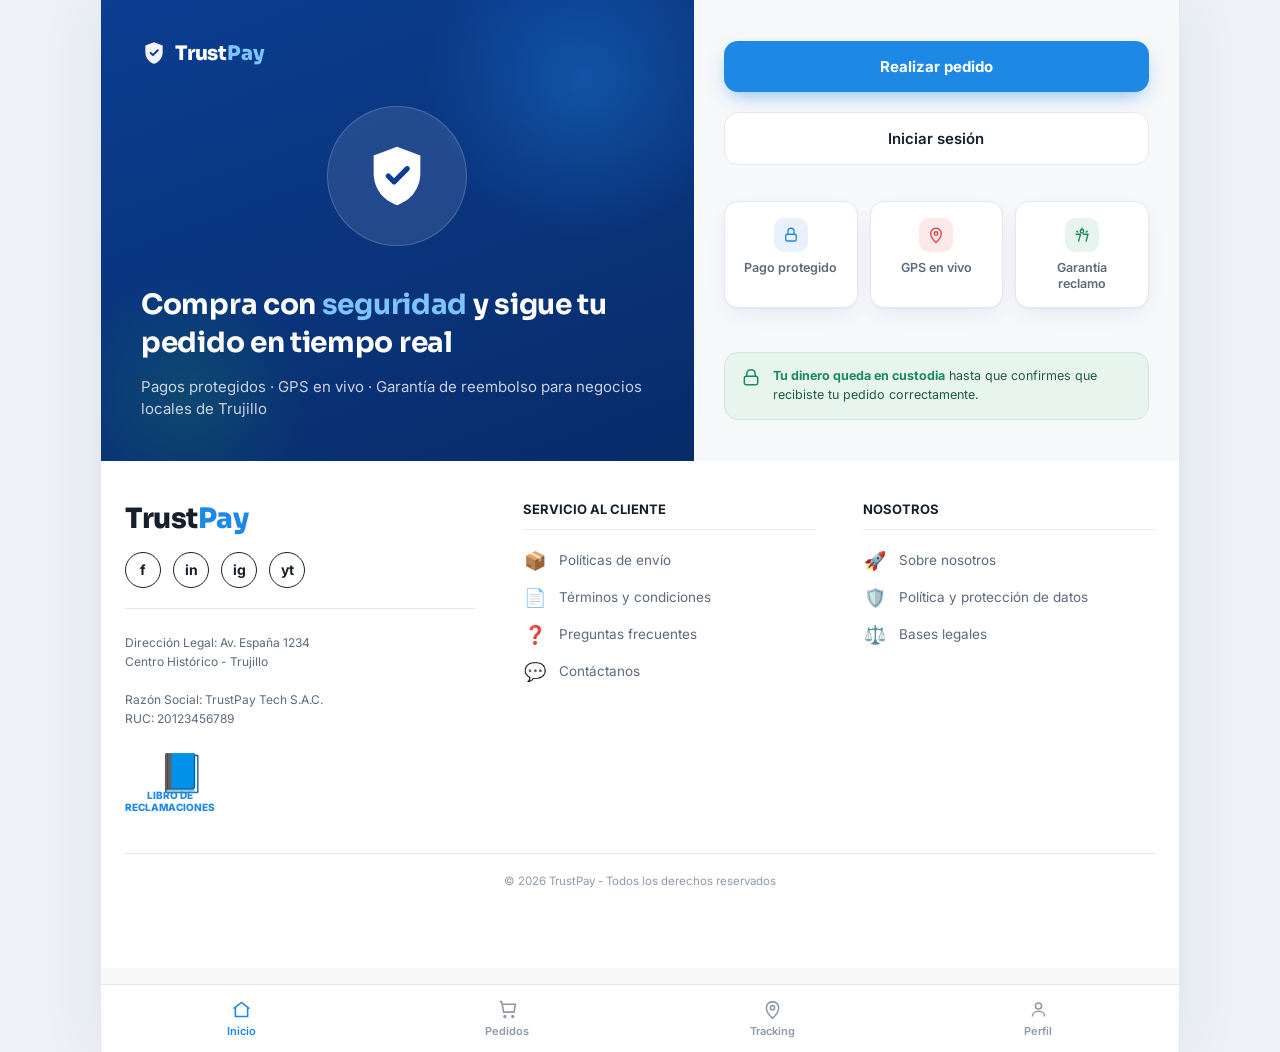
<file: index.html>
<!DOCTYPE html>
<html lang="es">
<head>
<meta charset="UTF-8">
<meta name="viewport" content="width=device-width, initial-scale=1.0">
<title>TrustPay — Compra protegida en Trujillo</title>

<!-- Tipografías -->
<link rel="preconnect" href="https://fonts.googleapis.com">
<link href="https://fonts.googleapis.com/css2?family=Sora:wght@400;600;700;800&family=Inter:wght@400;500;600;700&display=swap" rel="stylesheet">

<!-- CSS: variables primero, base después, y al final el específico de esta pantalla -->
<link rel="stylesheet" href="css/variables.css?v=13">
<link rel="stylesheet" href="css/base.css?v=13">
<link rel="stylesheet" href="css/toast.css?v=13">
<link rel="stylesheet" href="css/inicio.css?v=13">
</head>
<body>

<div id="app">
  <section class="screen activa" id="screen-inicio">
    <div class="inicio-split">
    <div class="hero-inicio">
      <div class="marca">
        <svg class="marca-icono" viewBox="0 0 24 24" fill="none" xmlns="http://www.w3.org/2000/svg">
          <path d="M12 2L4 5V11C4 16.5 7.5 20.5 12 22C16.5 20.5 20 16.5 20 11V5L12 2Z" fill="white" fill-opacity="0.95"/>
          <path d="M9 12L11 14L15.5 9.5" stroke="#0B3D91" stroke-width="1.8" stroke-linecap="round" stroke-linejoin="round"/>
        </svg>
        <span class="marca-nombre">Trust<span>Pay</span></span>
      </div>

      <div class="escudo-wrap">
        <div class="escudo-glow">
          <svg viewBox="0 0 24 24" fill="none" xmlns="http://www.w3.org/2000/svg">
            <path d="M12 2L4 5V11C4 16.5 7.5 20.5 12 22C16.5 20.5 20 16.5 20 11V5L12 2Z" fill="white"/>
            <path d="M9 12L11 14L15.5 9.5" stroke="#0B3D91" stroke-width="1.8" stroke-linecap="round" stroke-linejoin="round"/>
          </svg>
        </div>
      </div>

      <h2 class="hero-titulo">Compra con <em>seguridad</em> y sigue tu pedido en tiempo real</h2>
      <p class="hero-sub">Pagos protegidos · GPS en vivo · Garantía de reembolso para negocios locales de Trujillo</p>
    </div>

    <div class="cuerpo-inicio">
      <button class="btn-primario btn-lg" id="btn-realizar-pedido" style="margin-bottom: 8px;">Realizar pedido</button>
      <button class="btn-secundario" id="btn-iniciar-sesion">Iniciar sesión</button>

      <div class="garantias">
        <div class="garantia-item">
          <div class="garantia-icono azul">
            <svg viewBox="0 0 24 24" fill="none" xmlns="http://www.w3.org/2000/svg"><rect x="5" y="11" width="14" height="9" rx="2" stroke="#1E88E5" stroke-width="1.8"/><path d="M8 11V7a4 4 0 118 0v4" stroke="#1E88E5" stroke-width="1.8" stroke-linecap="round"/></svg>
          </div>
          <span class="garantia-label">Pago protegido</span>
        </div>
        <div class="garantia-item">
          <div class="garantia-icono rojo">
            <svg viewBox="0 0 24 24" fill="none" xmlns="http://www.w3.org/2000/svg"><path d="M12 22s7-6.1 7-12a7 7 0 10-14 0c0 5.9 7 12 7 12z" stroke="#D64545" stroke-width="1.8"/><circle cx="12" cy="10" r="2.4" stroke="#D64545" stroke-width="1.8"/></svg>
          </div>
          <span class="garantia-label">GPS en vivo</span>
        </div>
        <div class="garantia-item">
          <div class="garantia-icono verde">
            <svg viewBox="0 0 24 24" fill="none" xmlns="http://www.w3.org/2000/svg"><path d="M12 3v2M5 7l1.5 1.2M19 7l-1.5 1.2" stroke="#1B8A5A" stroke-width="1.8" stroke-linecap="round"/><path d="M4 11h6l-2.5 9M14 11h6l-2.5 9" stroke="#1B8A5A" stroke-width="1.8" stroke-linecap="round" stroke-linejoin="round"/><circle cx="12" cy="7" r="2.3" stroke="#1B8A5A" stroke-width="1.8"/></svg>
          </div>
          <span class="garantia-label">Garantía<br>reclamo</span>
        </div>
      </div>

      <div class="franja-confianza">
        <svg viewBox="0 0 24 24" fill="none" xmlns="http://www.w3.org/2000/svg"><rect x="4" y="10" width="16" height="10" rx="2" stroke="currentColor" stroke-width="1.8"/><path d="M7 10V7a5 5 0 0110 0v3" stroke="currentColor" stroke-width="1.8" stroke-linecap="round"/></svg>
        <p><strong>Tu dinero queda en custodia</strong> hasta que confirmes que recibiste tu pedido correctamente.</p>
      </div>
    </div>
    </div> <!-- Cierre de inicio-split -->

    <!-- Footer Corporativo -->
    <footer class="app-footer">
      <div class="footer-grid">
        <div class="footer-col brand-col">
          <div class="footer-logo">Trust<span>Pay</span></div>
          <div class="social-icons">
            <a href="#">f</a>
            <a href="#">in</a>
            <a href="#">ig</a>
            <a href="#">yt</a>
          </div>
          <p class="footer-address">
            Dirección Legal: Av. España 1234<br>
            Centro Histórico - Trujillo<br><br>
            Razón Social: TrustPay Tech S.A.C.<br>
            RUC: 20123456789
          </p>
          <div class="libro-reclamaciones" onclick="TrustPayModals.show('modal-libro')">
            <span class="icon">📘</span>
            <span>LIBRO DE<br>RECLAMACIONES</span>
          </div>
        </div>

        <div class="footer-col">
          <h3>Servicio al Cliente</h3>
          <ul>
            <li><a href="#" onclick="TrustPayModals.show('modal-politicas-envio'); return false;"><span class="icon">📦</span> Políticas de envío</a></li>
            <li><a href="#" onclick="TrustPayModals.show('modal-terminos'); return false;"><span class="icon">📄</span> Términos y condiciones</a></li>
            <li><a href="#" onclick="TrustPayModals.show('modal-preguntas'); return false;"><span class="icon">❓</span> Preguntas frecuentes</a></li>
            <li><a href="#" onclick="TrustPayModals.show('modal-contacto'); return false;"><span class="icon">💬</span> Contáctanos</a></li>
          </ul>
        </div>

        <div class="footer-col">
          <h3>Nosotros</h3>
          <ul>
            <li><a href="#" onclick="TrustPayModals.show('modal-sobre-nosotros'); return false;"><span class="icon">🚀</span> Sobre nosotros</a></li>
            <li><a href="#" onclick="TrustPayModals.show('modal-datos'); return false;"><span class="icon">🛡️</span> Política y protección de datos</a></li>
            <li><a href="#" onclick="TrustPayModals.show('modal-bases'); return false;"><span class="icon">⚖️</span> Bases legales</a></li>
          </ul>
        </div>
      </div>
      <div class="footer-bottom">
        © 2026 TrustPay - Todos los derechos reservados
      </div>
    </footer>

    <nav class="bottom-nav">
      <button class="nav-item activo" data-nav="inicio">
        <svg viewBox="0 0 24 24" fill="none" stroke="currentColor" stroke-width="1.8"><path d="M3 11l9-7 9 7"/><path d="M5 10v10h14V10"/></svg>
        <span>Inicio</span>
      </button>
      <button class="nav-item" data-nav="pedidos">
        <svg viewBox="0 0 24 24" fill="none" stroke="currentColor" stroke-width="1.8"><path d="M6 6h15l-1.5 9h-12z"/><circle cx="9" cy="20" r="1"/><circle cx="18" cy="20" r="1"/><path d="M3 3h2l1 3"/></svg>
        <span>Pedidos</span>
      </button>
      <button class="nav-item" data-nav="tracking">
        <svg viewBox="0 0 24 24" fill="none" stroke="currentColor" stroke-width="1.8"><path d="M12 22s7-6.1 7-12a7 7 0 10-14 0c0 5.9 7 12 7 12z"/><circle cx="12" cy="10" r="2.4"/></svg>
        <span>Tracking</span>
      </button>
      <button class="nav-item" data-nav="perfil">
        <svg viewBox="0 0 24 24" fill="none" stroke="currentColor" stroke-width="1.8"><circle cx="12" cy="8" r="3.5"/><path d="M5 20c0-3.5 3-6 7-6s7 2.5 7 6"/></svg>
        <span>Perfil</span>
      </button>
    </nav>

    <!-- Modal Iniciar Sesión Overlay -->
    <div id="login-modal" class="modal-overlay">
      <div class="modal-content">
        <button class="modal-close" id="btn-close-login" aria-label="Cerrar">&times;</button>
        <h3>Iniciar Sesión</h3>
        <p class="modal-sub">Usa una cuenta simulada para explorar el prototipo.</p>
        
        <form id="form-login" onsubmit="return false;">
          <div class="form-field">
            <label for="login-email">Correo electrónico</label>
            <input type="email" id="login-email" placeholder="usuario@correo.com" required value="demo@trustpay.pe">
          </div>
          <div class="form-field">
            <label for="login-password">Contraseña</label>
            <input type="password" id="login-password" placeholder="••••••••" required value="123456">
          </div>
          <button type="submit" class="btn-primario" id="btn-submit-login">Ingresar</button>
        </form>
      </div>
    </div>
  </section>

</div>

<!-- JS: storage y router son compartidos por todas las pantallas; inicio.js es exclusivo de esta -->
<script src="js/data.js?v=18"></script>
<script src="js/storage.js?v=13"></script>
<script src="js/toast.js?v=13"></script>
<script src="js/modals.js?v=13"></script>
<script src="js/router.js?v=13"></script>
<script src="js/inicio.js?v=13"></script>
</body>
</html>
</file>
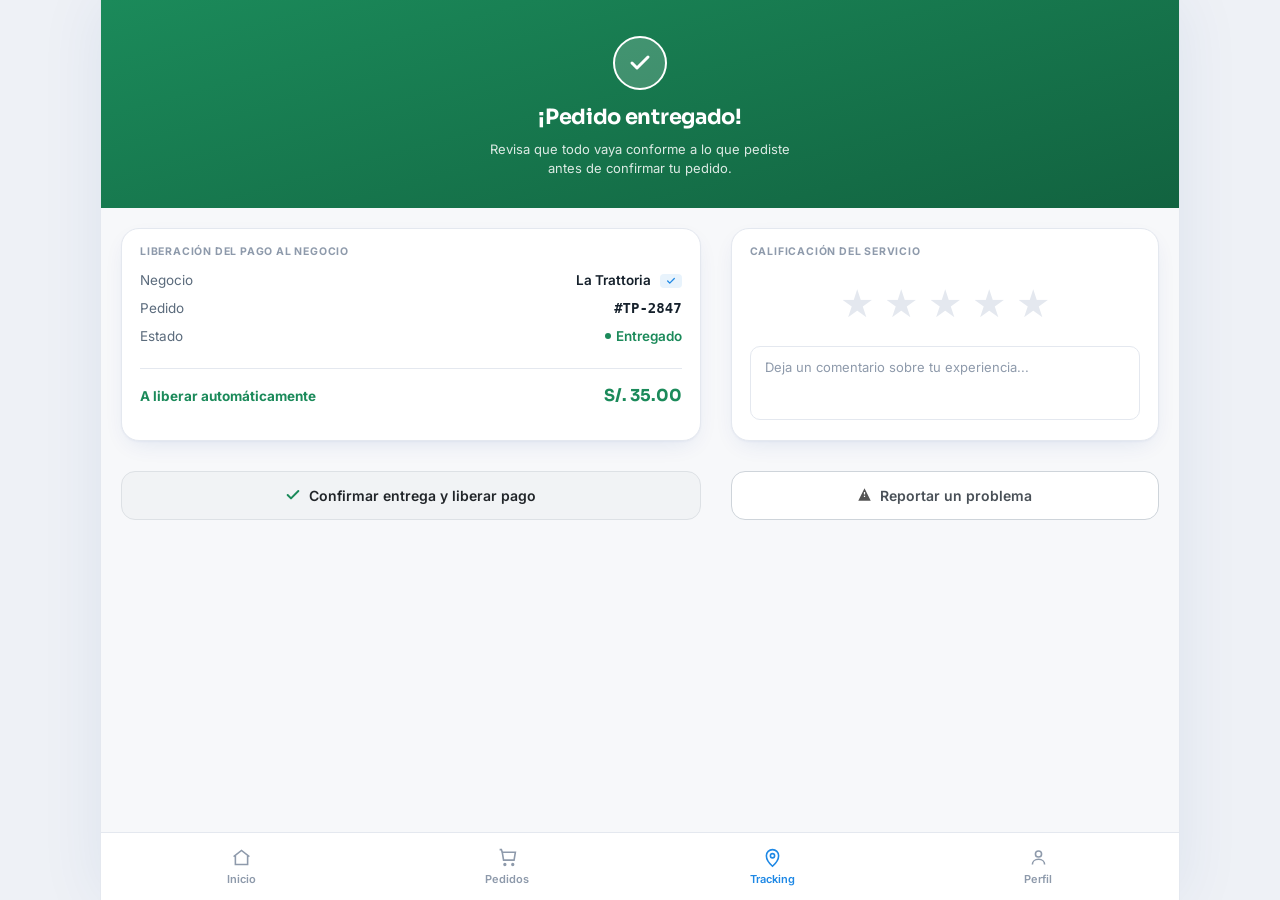
<file: pages/confirmar_entrega.html>
<!DOCTYPE html>
<html lang="es">
<head>
<meta charset="UTF-8">
<meta name="viewport" content="width=device-width, initial-scale=1.0">
<title>TrustPay — Confirmar Entrega</title>

<!-- Tipografías -->
<link rel="preconnect" href="https://fonts.googleapis.com">
<link href="https://fonts.googleapis.com/css2?family=Sora:wght@400;600;700;800&family=Inter:wght@400;500;600;700&display=swap" rel="stylesheet">

<!-- CSS: variables y base compartida primero, luego el de esta pantalla -->
<link rel="stylesheet" href="../css/variables.css">
<link rel="stylesheet" href="../css/base.css">
<link rel="stylesheet" href="../css/toast.css">
<link rel="stylesheet" href="../css/confirmar_entrega.css">
</head>
<body>

<div id="app">

  <section class="screen" id="screen-confirmar-entrega">

    <!-- Éxito Header Verde -->
    <div class="exito-header">
      <div class="exito-icono-wrap">
        <svg class="exito-icono" viewBox="0 0 24 24" fill="none" stroke="currentColor" stroke-width="3" stroke-linecap="round" stroke-linejoin="round">
          <polyline points="20 6 9 17 4 12"></polyline>
        </svg>
      </div>
      <h2>¡Pedido entregado!</h2>
      <p>Revisa que todo vaya conforme a lo que pediste antes de confirmar tu pedido.</p>
    </div>

    <div class="cuerpo-entrega">
      <!-- Card: Liberación de pago -->
      <div class="entrega-card">
        <h3 class="card-titulo">LIBERACIÓN DEL PAGO AL NEGOCIO</h3>
        
        <div class="datos-lista">
          <div class="dato-fila">
            <span class="dato-label">Negocio</span>
            <span class="dato-valor" id="txt-negocio-nombre">Pizzería La Trattoria</span>
          </div>
          <div class="dato-fila">
            <span class="dato-label">Pedido</span>
            <span class="dato-valor font-mono" id="txt-pedido-id">#TP-2847</span>
          </div>
          <div class="dato-fila">
            <span class="dato-label">Estado</span>
            <span class="dato-valor estado-entregado"><span class="punto-verde"></span>Entregado</span>
          </div>
          
          <div class="divider"></div>

          <div class="dato-fila destacado">
            <span class="dato-label verde">A liberar automáticamente</span>
            <span class="dato-valor monto-liberar" id="txt-monto-liberar">S/. 35.00</span>
          </div>
        </div>
      </div>

      <!-- Card: Calificación del servicio -->
      <div class="entrega-card">
        <h3 class="card-titulo">CALIFICACIÓN DEL SERVICIO</h3>
        
        <div class="rating-estrellas" id="rating-container">
          <button class="star-btn" data-value="1" aria-label="1 Estrella">★</button>
          <button class="star-btn" data-value="2" aria-label="2 Estrellas">★</button>
          <button class="star-btn" data-value="3" aria-label="3 Estrellas">★</button>
          <button class="star-btn" data-value="4" aria-label="4 Estrellas">★</button>
          <button class="star-btn" data-value="5" aria-label="5 Estrellas">★</button>
        </div>

        <div class="comentario-wrap">
          <textarea placeholder="Deja un comentario sobre tu experiencia..." id="input-comentario" rows="3"></textarea>
        </div>
      </div>

      <!-- Acciones de Entrega -->
      <div class="entrega-acciones">
        <button class="btn-liberar" id="btn-confirmar-liberar">
          <svg viewBox="0 0 24 24" fill="none" stroke="currentColor" stroke-width="2.5" stroke-linecap="round" stroke-linejoin="round">
            <polyline points="20 6 9 17 4 12"></polyline>
          </svg>
          Confirmar entrega y liberar pago
        </button>
        <button class="btn-reportar" id="btn-reportar-problema">
          <svg viewBox="0 0 24 24" fill="currentColor">
            <path d="M12 2L2 22h20L12 2zm1 14h-2v-2h2v2zm0-4h-2V8h2v4z"/>
          </svg>
          Reportar un problema
        </button>
      </div>
    </div>

    <!-- Bottom Nav -->
    <nav class="bottom-nav">
      <button class="nav-item" data-nav="inicio">
        <svg viewBox="0 0 24 24" fill="none" stroke="currentColor" stroke-width="1.8"><path d="M3 11l9-7 9 7"/><path d="M5 10v10h14V10"/></svg>
        <span>Inicio</span>
      </button>
      <button class="nav-item" data-nav="pedidos">
        <svg viewBox="0 0 24 24" fill="none" stroke="currentColor" stroke-width="1.8"><path d="M6 6h15l-1.5 9h-12z"/><circle cx="9" cy="20" r="1"/><circle cx="18" cy="20" r="1"/><path d="M3 3h2l1 3"/></svg>
        <span>Pedidos</span>
      </button>
      <button class="nav-item" data-nav="tracking">
        <svg viewBox="0 0 24 24" fill="none" stroke="currentColor" stroke-width="1.8"><path d="M12 22s7-6.1 7-12a7 7 0 10-14 0c0 5.9 7 12 7 12z"/><circle cx="12" cy="10" r="2.4"/></svg>
        <span>Tracking</span>
      </button>
      <button class="nav-item" data-nav="perfil">
        <svg viewBox="0 0 24 24" fill="none" stroke="currentColor" stroke-width="1.8"><circle cx="12" cy="8" r="3.5"/><path d="M5 20c0-3.5 3-6 7-6s7 2.5 7 6"/></svg>
        <span>Perfil</span>
      </button>
    </nav>

  </section>

</div>

<!-- JS -->
<script src="../js/storage.js"></script>
<script src="../js/toast.js"></script>
<script src="../js/router.js"></script>
<script src="../js/confirmar_entrega.js"></script>
</body>
</html>
</file>
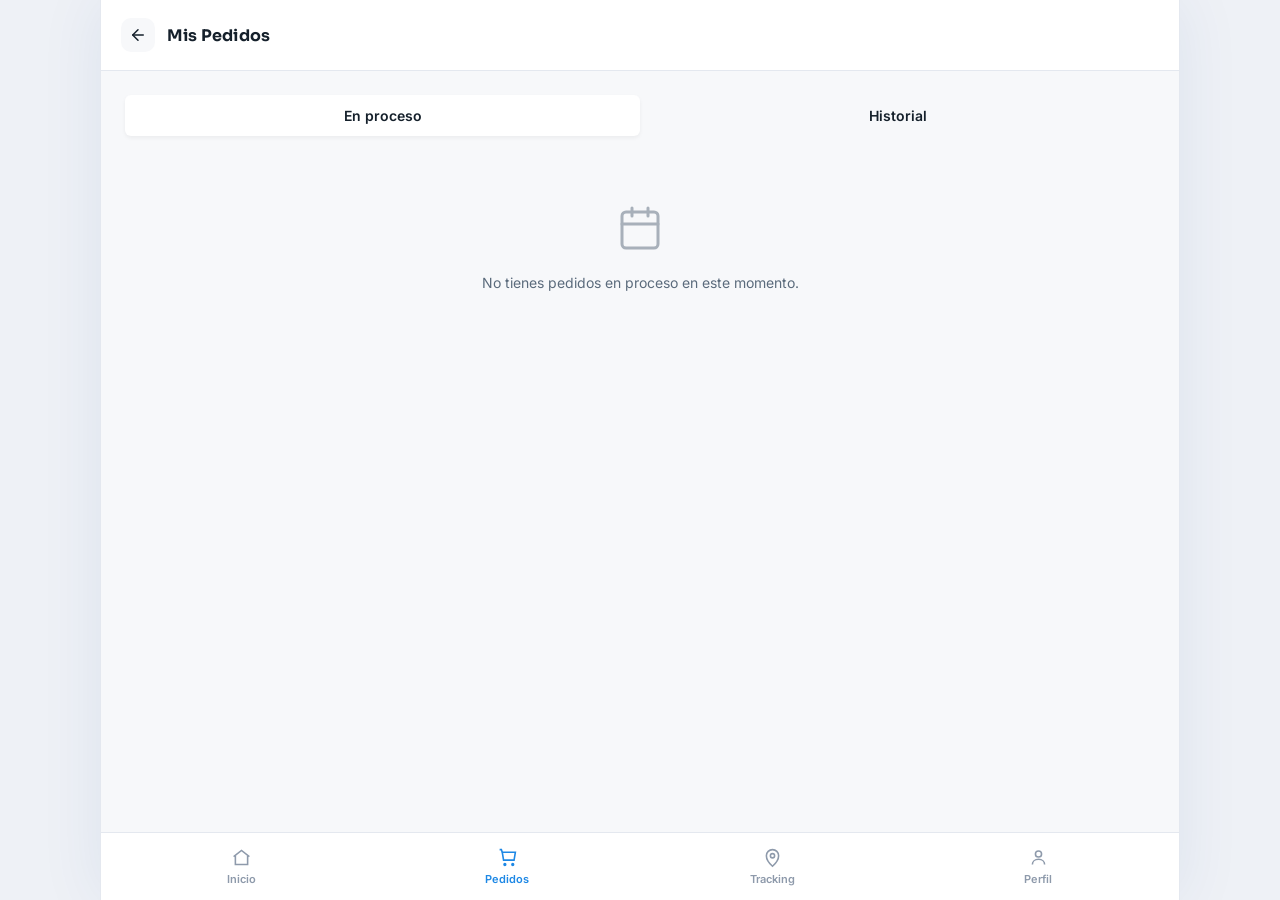
<file: pages/pedidos.html>
<!DOCTYPE html>
<html lang="es">
<head>
<meta charset="UTF-8">
<meta name="viewport" content="width=device-width, initial-scale=1.0">
<title>TrustPay — Historial de Pedidos</title>

<!-- Tipografías -->
<link rel="preconnect" href="https://fonts.googleapis.com">
<link href="https://fonts.googleapis.com/css2?family=Sora:wght@400;600;700;800&family=Inter:wght@400;500;600;700&display=swap" rel="stylesheet">

<!-- CSS: variables y base compartida primero, luego el de esta pantalla -->
<link rel="stylesheet" href="../css/variables.css">
<link rel="stylesheet" href="../css/base.css">
<link rel="stylesheet" href="../css/toast.css">
<link rel="stylesheet" href="../css/pedidos.css">
</head>
<body>

<div id="app">

  <section class="screen" id="screen-pedidos">

    <!-- Topbar Azul -->
    <header class="topbar topbar-azul">
      <button class="btn-back" id="btn-back-pedidos" aria-label="Volver">
        <svg viewBox="0 0 24 24" fill="none" stroke="currentColor" stroke-width="2" stroke-linecap="round" stroke-linejoin="round">
          <line x1="19" y1="12" x2="5" y2="12"></line>
          <polyline points="12 19 5 12 12 5"></polyline>
        </svg>
      </button>
      <h1>Mis Pedidos</h1>
    </header>

    <div class="cuerpo-pedidos">
      
      <!-- Selector de pestañas -->
      <div class="tabs-pedidos">
        <button class="tab-btn activo" data-tab="activos">En proceso</button>
        <button class="tab-btn" data-tab="historial">Historial</button>
      </div>

      <!-- Contenedor de lista -->
      <div id="pedidos-container" class="pedidos-list">
        <!-- Renderizado dinámico -->
      </div>

    </div>

    <!-- Bottom Nav -->
    <nav class="bottom-nav">
      <button class="nav-item" data-nav="inicio">
        <svg viewBox="0 0 24 24" fill="none" stroke="currentColor" stroke-width="1.8"><path d="M3 11l9-7 9 7"/><path d="M5 10v10h14V10"/></svg>
        <span>Inicio</span>
      </button>
      <button class="nav-item activo" data-nav="pedidos">
        <svg viewBox="0 0 24 24" fill="none" stroke="currentColor" stroke-width="1.8"><path d="M6 6h15l-1.5 9h-12z"/><circle cx="9" cy="20" r="1"/><circle cx="18" cy="20" r="1"/><path d="M3 3h2l1 3"/></svg>
        <span>Pedidos</span>
      </button>
      <button class="nav-item" data-nav="tracking">
        <svg viewBox="0 0 24 24" fill="none" stroke="currentColor" stroke-width="1.8"><path d="M12 22s7-6.1 7-12a7 7 0 10-14 0c0 5.9 7 12 7 12z"/><circle cx="12" cy="10" r="2.4"/></svg>
        <span>Tracking</span>
      </button>
      <button class="nav-item" data-nav="perfil">
        <svg viewBox="0 0 24 24" fill="none" stroke="currentColor" stroke-width="1.8"><circle cx="12" cy="8" r="3.5"/><path d="M5 20c0-3.5 3-6 7-6s7 2.5 7 6"/></svg>
        <span>Perfil</span>
      </button>
    </nav>

  </section>

</div>

<!-- JS -->
<script src="../js/storage.js"></script>
<script src="../js/toast.js"></script>
<script src="../js/router.js"></script>
<script src="../js/pedidos.js"></script>
</body>
</html>
</file>
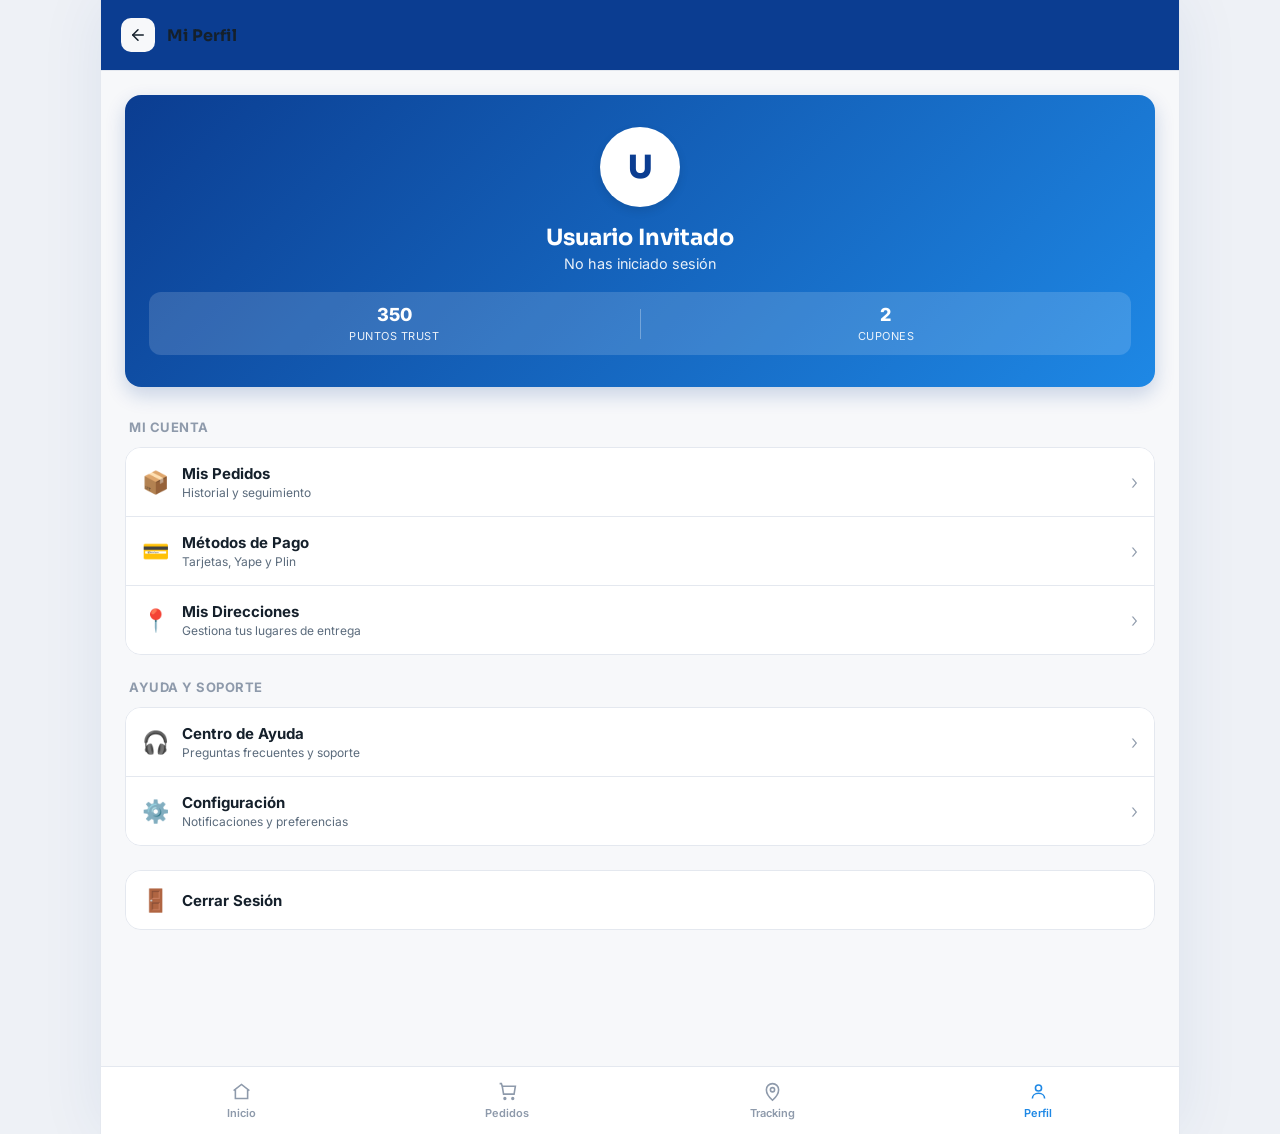
<file: pages/perfil.html>
<!DOCTYPE html>
<html lang="es">
<head>
<meta charset="UTF-8">
<meta name="viewport" content="width=device-width, initial-scale=1.0">
<title>TrustPay — Mi Perfil</title>

<!-- Tipografías -->
<link rel="preconnect" href="https://fonts.googleapis.com">
<link href="https://fonts.googleapis.com/css2?family=Sora:wght@400;600;700;800&family=Inter:wght@400;500;600;700&display=swap" rel="stylesheet">

<!-- CSS -->
<link rel="stylesheet" href="../css/variables.css?v=14">
<link rel="stylesheet" href="../css/base.css?v=14">
<link rel="stylesheet" href="../css/toast.css?v=14">
<style>
  .cuerpo-perfil {
    padding: 1.5rem;
    padding-bottom: 6rem;
  }
  .perfil-card {
    background: linear-gradient(135deg, var(--azul-confianza) 0%, var(--celeste-accion) 100%);
    border-radius: 16px;
    padding: 2rem 1.5rem;
    box-shadow: 0 8px 20px rgba(11, 61, 145, 0.2);
    text-align: center;
    margin-bottom: 2rem;
    color: white;
  }
  .perfil-avatar {
    width: 80px;
    height: 80px;
    background-color: white;
    color: var(--azul-confianza);
    border-radius: 50%;
    display: inline-flex;
    align-items: center;
    justify-content: center;
    font-size: 2rem;
    font-family: var(--fuente-display);
    font-weight: 800;
    margin-bottom: 1rem;
    box-shadow: 0 4px 10px rgba(0,0,0,0.1);
  }
  .perfil-nombre {
    font-family: var(--fuente-display);
    font-size: 1.4rem;
    font-weight: 700;
    margin-bottom: 0.25rem;
  }
  .perfil-email {
    font-family: var(--fuente-texto);
    font-size: 0.9rem;
    opacity: 0.9;
  }
  
  .perfil-seccion {
    margin-bottom: 1.5rem;
  }
  .seccion-titulo {
    font-size: 13px;
    text-transform: uppercase;
    font-weight: 700;
    color: var(--texto-terciario);
    margin-bottom: 12px;
    letter-spacing: 0.5px;
    padding-left: 4px;
  }
  .seccion-links {
    background: white;
    border-radius: 16px;
    border: 1px solid var(--linea);
    overflow: hidden;
  }
  .btn-opcion {
    display: flex;
    align-items: center;
    width: 100%;
    background-color: white;
    border: none;
    border-bottom: 1px solid var(--linea);
    padding: 16px;
    color: var(--texto-principal);
    cursor: pointer;
    text-align: left;
    transition: background-color 0.2s ease;
  }
  .btn-opcion:last-child {
    border-bottom: none;
  }
  .btn-opcion:active {
    background-color: var(--fondo);
  }
  .btn-opcion .icon {
    font-size: 22px;
    margin-right: 16px;
    width: 24px;
    text-align: center;
  }
  .opcion-textos {
    flex: 1;
    display: flex;
    flex-direction: column;
    gap: 2px;
  }
  .opcion-titulo {
    font-weight: 700;
    font-size: 15px;
  }
  .opcion-sub {
    font-size: 12px;
    color: var(--texto-secundario);
  }
  .btn-opcion .arrow {
    font-size: 20px;
    color: var(--texto-terciario);
    font-weight: 300;
  }
  
  .perfil-stats {
    display: flex;
    justify-content: center;
    align-items: center;
    background: rgba(255, 255, 255, 0.15);
    border-radius: 12px;
    margin-top: 20px;
    padding: 12px 0;
    width: 100%;
  }
  .stat-item {
    flex: 1;
    display: flex;
    flex-direction: column;
    align-items: center;
    gap: 4px;
    color: white;
  }
  .stat-valor {
    font-size: 18px;
    font-weight: 800;
  }
  .stat-label {
    font-size: 11px;
    opacity: 0.9;
    text-transform: uppercase;
    letter-spacing: 0.5px;
  }
  .stat-divider {
    width: 1px;
    height: 30px;
    background: rgba(255, 255, 255, 0.3);
  }
</style>
</head>
<body>

<div id="app">

  <section class="screen" id="screen-perfil">

    <!-- Topbar Azul -->
    <header class="topbar topbar-azul" style="background: var(--azul-confianza); color: white;">
      <button class="btn-back" id="btn-back-perfil" aria-label="Volver">
        <svg viewBox="0 0 24 24" fill="none" stroke="currentColor" stroke-width="2" stroke-linecap="round" stroke-linejoin="round">
          <line x1="19" y1="12" x2="5" y2="12"></line>
          <polyline points="12 19 5 12 12 5"></polyline>
        </svg>
      </button>
      <h1>Mi Perfil</h1>
    </header>

    <div class="cuerpo-perfil">
      <div class="perfil-card">
        <div class="perfil-avatar" id="avatar-inicial">U</div>
        <h2 class="perfil-nombre" id="txt-perfil-nombre">Usuario Invitado</h2>
        <p class="perfil-email" id="txt-perfil-email">No has iniciado sesión</p>
        
        <!-- Stats de usuario (solo visible si inicia sesión, pero lo dejaremos siempre visible para el MVP) -->
        <div class="perfil-stats">
          <div class="stat-item">
            <span class="stat-valor">350</span>
            <span class="stat-label">Puntos Trust</span>
          </div>
          <div class="stat-divider"></div>
          <div class="stat-item">
            <span class="stat-valor">2</span>
            <span class="stat-label">Cupones</span>
          </div>
        </div>
      </div>

      <div class="perfil-seccion">
        <h3 class="seccion-titulo">Mi Cuenta</h3>
        <div class="seccion-links">
          <button class="btn-opcion" onclick="window.location.href='pedidos.html'">
            <span class="icon">📦</span>
            <div class="opcion-textos">
              <span class="opcion-titulo">Mis Pedidos</span>
              <span class="opcion-sub">Historial y seguimiento</span>
            </div>
            <span class="arrow">›</span>
          </button>
          <button class="btn-opcion btn-proximamente">
            <span class="icon">💳</span>
            <div class="opcion-textos">
              <span class="opcion-titulo">Métodos de Pago</span>
              <span class="opcion-sub">Tarjetas, Yape y Plin</span>
            </div>
            <span class="arrow">›</span>
          </button>
          <button class="btn-opcion btn-proximamente">
            <span class="icon">📍</span>
            <div class="opcion-textos">
              <span class="opcion-titulo">Mis Direcciones</span>
              <span class="opcion-sub">Gestiona tus lugares de entrega</span>
            </div>
            <span class="arrow">›</span>
          </button>
        </div>
      </div>

      <div class="perfil-seccion">
        <h3 class="seccion-titulo">Ayuda y Soporte</h3>
        <div class="seccion-links">
          <button class="btn-opcion btn-proximamente">
            <span class="icon">🎧</span>
            <div class="opcion-textos">
              <span class="opcion-titulo">Centro de Ayuda</span>
              <span class="opcion-sub">Preguntas frecuentes y soporte</span>
            </div>
            <span class="arrow">›</span>
          </button>
          <button class="btn-opcion btn-proximamente">
            <span class="icon">⚙️</span>
            <div class="opcion-textos">
              <span class="opcion-titulo">Configuración</span>
              <span class="opcion-sub">Notificaciones y preferencias</span>
            </div>
            <span class="arrow">›</span>
          </button>
        </div>
      </div>

      <div class="perfil-seccion">
        <div class="seccion-links">
          <button class="btn-opcion danger" id="btn-cerrar-sesion">
            <span class="icon">🚪</span>
            <div class="opcion-textos">
              <span class="opcion-titulo" style="color: var(--rojo-peligro)">Cerrar Sesión</span>
            </div>
          </button>
        </div>
      </div>
    </div>

    <!-- Bottom Nav -->
    <nav class="bottom-nav">
      <button class="nav-item" data-nav="inicio">
        <svg viewBox="0 0 24 24" fill="none" stroke="currentColor" stroke-width="1.8"><path d="M3 11l9-7 9 7"/><path d="M5 10v10h14V10"/></svg>
        <span>Inicio</span>
      </button>
      <button class="nav-item" data-nav="pedidos">
        <svg viewBox="0 0 24 24" fill="none" stroke="currentColor" stroke-width="1.8"><path d="M6 6h15l-1.5 9h-12z"/><circle cx="9" cy="20" r="1"/><circle cx="18" cy="20" r="1"/><path d="M3 3h2l1 3"/></svg>
        <span>Pedidos</span>
      </button>
      <button class="nav-item" data-nav="tracking">
        <svg viewBox="0 0 24 24" fill="none" stroke="currentColor" stroke-width="1.8"><path d="M12 22s7-6.1 7-12a7 7 0 10-14 0c0 5.9 7 12 7 12z"/><circle cx="12" cy="10" r="2.4"/></svg>
        <span>Tracking</span>
      </button>
      <button class="nav-item activo" data-nav="perfil">
        <svg viewBox="0 0 24 24" fill="none" stroke="currentColor" stroke-width="1.8"><circle cx="12" cy="8" r="3.5"/><path d="M5 20c0-3.5 3-6 7-6s7 2.5 7 6"/></svg>
        <span>Perfil</span>
      </button>
    </nav>

  </section>

</div>

<!-- JS -->
<script src="../js/storage.js?v=10"></script>
<script src="../js/modals.js?v=1"></script>
<script src="../js/toast.js?v=10"></script>
<script src="../js/router.js?v=10"></script>
<script>
  document.addEventListener('DOMContentLoaded', () => {
    const user = typeof TrustPayStorage !== 'undefined' ? TrustPayStorage.get('user') : null;
    if (user && user.email) {
      document.getElementById('txt-perfil-email').textContent = user.email;
      const nombre = user.email.split('@')[0];
      document.getElementById('txt-perfil-nombre').textContent = nombre.charAt(0).toUpperCase() + nombre.slice(1);
      document.getElementById('avatar-inicial').textContent = nombre.charAt(0).toUpperCase();
    }

    document.getElementById('btn-cerrar-sesion').addEventListener('click', () => {
      if (typeof TrustPayStorage !== 'undefined') {
        TrustPayStorage.remove('user');
      }
      TrustPayToast.show('Sesión cerrada correctamente', 'success');
      setTimeout(() => {
        window.location.href = '../index.html';
      }, 1500);
    });

    document.getElementById('btn-back-perfil').addEventListener('click', () => {
      window.location.href = '../index.html';
    });

    // Lógica para Modales
    const modalSeguridad = document.getElementById('modal-seguridad');
    const modalNosotros = document.getElementById('modal-nosotros');

    document.getElementById('btn-seguridad').addEventListener('click', () => {
      modalSeguridad.classList.add('show');
    });

    document.getElementById('btn-close-seguridad').addEventListener('click', () => {
      modalSeguridad.classList.remove('show');
    });

    document.getElementById('btn-nosotros').addEventListener('click', () => {
      modalNosotros.classList.add('show');
    });

    document.getElementById('btn-close-nosotros').addEventListener('click', () => {
      modalNosotros.classList.remove('show');
    });

    // Funcionalidad para botones 'Próximamente'
    document.querySelectorAll('.btn-proximamente').forEach(btn => {
      btn.addEventListener('click', (e) => {
        e.preventDefault();
        TrustPayToast.show('Esta función estará disponible muy pronto.', 'info');
      });
    });

    // Cerrar haciendo clic fuera
    window.addEventListener('click', (e) => {
      if (e.target === modalSeguridad) modalSeguridad.classList.remove('show');
      if (e.target === modalNosotros) modalNosotros.classList.remove('show');
    });
  });
</script>
</body>
</html>
</file>
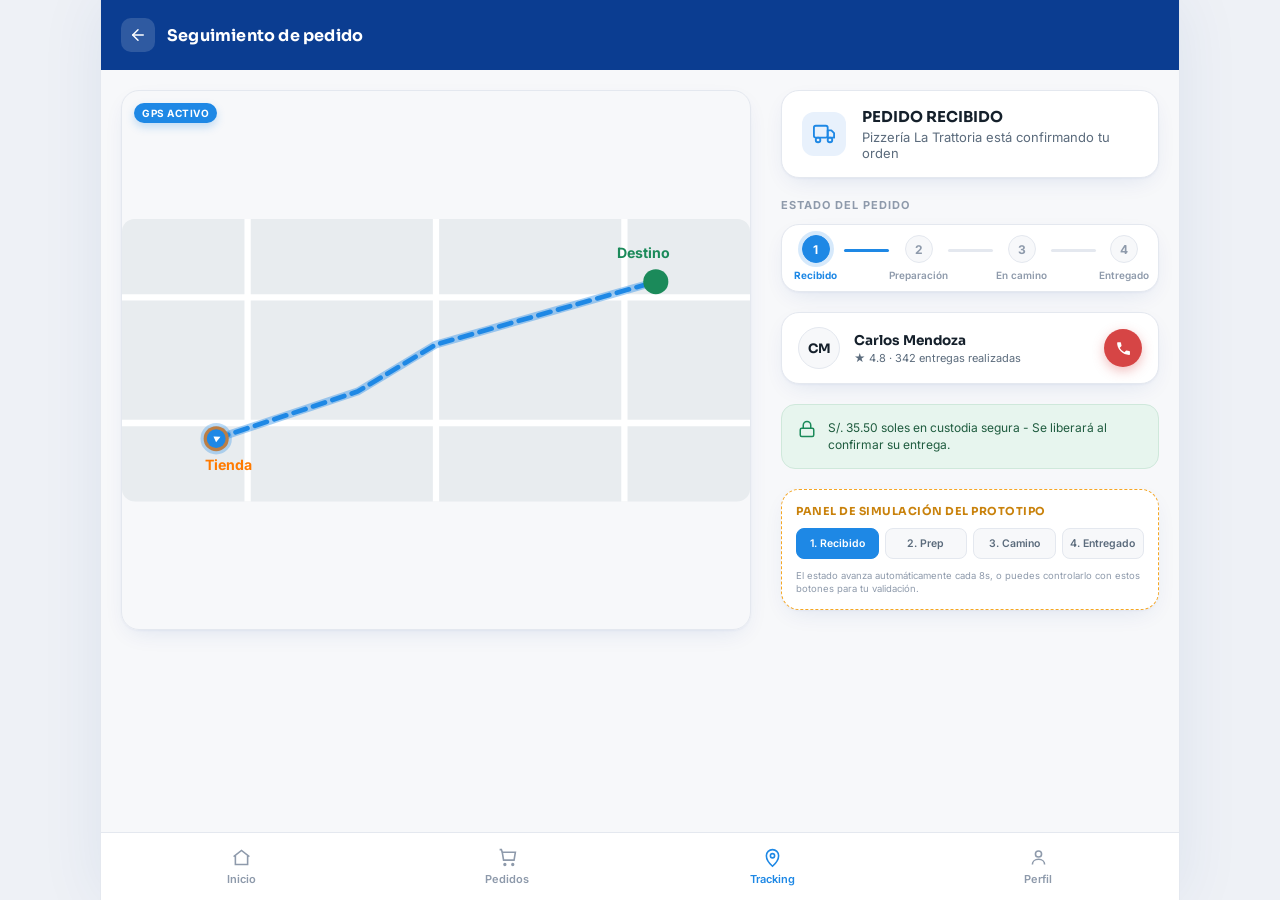
<file: pages/tracking.html>
<!DOCTYPE html>
<html lang="es">
<head>
<meta charset="UTF-8">
<meta name="viewport" content="width=device-width, initial-scale=1.0">
<title>TrustPay — Seguimiento de Pedido</title>

<!-- Tipografías -->
<link rel="preconnect" href="https://fonts.googleapis.com">
<link href="https://fonts.googleapis.com/css2?family=Sora:wght@400;600;700;800&family=Inter:wght@400;500;600;700&display=swap" rel="stylesheet">

<!-- CSS: variables y base compartida primero, luego el de esta pantalla -->
<link rel="stylesheet" href="../css/variables.css">
<link rel="stylesheet" href="../css/base.css">
<link rel="stylesheet" href="../css/toast.css">
<link rel="stylesheet" href="../css/tracking.css">
</head>
<body>

<div id="app">

  <section class="screen" id="screen-tracking">

    <!-- Topbar Azul -->
    <header class="topbar topbar-azul">
      <button class="btn-back" id="btn-back-tracking" aria-label="Volver">
        <svg viewBox="0 0 24 24" fill="none" stroke="currentColor" stroke-width="2" stroke-linecap="round" stroke-linejoin="round">
          <line x1="19" y1="12" x2="5" y2="12"></line>
          <polyline points="12 19 5 12 12 5"></polyline>
        </svg>
      </button>
      <h1>Seguimiento de pedido</h1>
    </header>

    <div class="cuerpo-tracking">
      <!-- Mapa SVG de Trujillo con motorizado animado -->
      <div class="mapa-container">
        <!-- SVG Map representing a styled grid with road lines -->
        <svg class="mapa-svg" viewBox="0 0 400 180" xmlns="http://www.w3.org/2000/svg">
          <!-- Background grids and roads -->
          <rect width="400" height="180" fill="#E8ECEF" rx="8" />
          <path d="M 0 50 L 400 50" stroke="#FFFFFF" stroke-width="4" />
          <path d="M 0 130 L 400 130" stroke="#FFFFFF" stroke-width="4" />
          <path d="M 80 0 L 80 180" stroke="#FFFFFF" stroke-width="4" />
          <path d="M 200 0 L 200 180" stroke="#FFFFFF" stroke-width="4" />
          <path d="M 320 0 L 320 180" stroke="#FFFFFF" stroke-width="4" />
          
          <!-- Diagonal route -->
          <path d="M 60 140 L 150 110 L 200 80 L 340 40" stroke="rgba(30, 136, 229, 0.4)" stroke-width="5" stroke-linecap="round" stroke-linejoin="round" fill="none" />
          <path id="route-path" d="M 60 140 L 150 110 L 200 80 L 340 40" stroke="#1E88E5" stroke-width="3" stroke-linecap="round" stroke-linejoin="round" fill="none" stroke-dasharray="8,5" />
          
          <!-- Store Marker -->
          <circle cx="60" cy="140" r="8" fill="#FF7A00" />
          <text x="53" y="160" font-family="'Inter', sans-serif" font-size="9" font-weight="700" fill="#FF7A00">Tienda</text>
          
          <!-- Delivery Target Marker -->
          <circle cx="340" cy="40" r="8" fill="#1B8A5A" />
          <text x="315" y="25" font-family="'Inter', sans-serif" font-size="9" font-weight="700" fill="#1B8A5A">Destino</text>

          <!-- Motorized Rider Pin (animado) -->
          <g id="rider-marker" transform="translate(60, 140)">
            <circle cx="0" cy="0" r="10" fill="#1E88E5" opacity="0.3" class="pulsing-ring" />
            <circle cx="0" cy="0" r="6" fill="#1E88E5" />
            <!-- Tiny arrow inside -->
            <polygon points="-2,1 2,1 0,-3" fill="#FFFFFF" transform="rotate(65)" />
          </g>
        </svg>
        <span class="mapa-tag">GPS Activo</span>
      </div>

      <!-- Card: Tiempo de entrega -->
      <div class="estado-tiempo-card">
        <div class="tiempo-icono-wrap">
          <svg class="tiempo-icono" viewBox="0 0 24 24" fill="none" stroke="currentColor" stroke-width="2" stroke-linecap="round" stroke-linejoin="round">
            <rect x="1" y="3" width="15" height="13" rx="2" ry="2"></rect>
            <polygon points="16 8 20 8 23 11 23 16 16 16 16 8"></polygon>
            <circle cx="5.5" cy="18.5" r="2.5"></circle>
            <circle cx="18.5" cy="18.5" r="2.5"></circle>
          </svg>
        </div>
        <div class="tiempo-info">
          <h2 id="txt-tiempo-titulo">MOTORIZADO EN CAMINO</h2>
          <p id="txt-tiempo-sub">Tiempo est. 12 minutos</p>
        </div>
      </div>

      <!-- Sección: Estado del Pedido (Stepper) -->
      <div class="seccion-wrap">
        <h3 class="seccion-titulo">Estado del pedido</h3>
        <div class="stepper-horizontal">
          <div class="step-col" data-step="1">
            <div class="step-num">1</div>
            <span class="step-label">Recibido</span>
          </div>
          <div class="step-line" id="line-1"></div>
          
          <div class="step-col" data-step="2">
            <div class="step-num">2</div>
            <span class="step-label">Preparación</span>
          </div>
          <div class="step-line" id="line-2"></div>
          
          <div class="step-col" data-step="3">
            <div class="step-num">3</div>
            <span class="step-label">En camino</span>
          </div>
          <div class="step-line" id="line-3"></div>
          
          <div class="step-col" data-step="4">
            <div class="step-num">4</div>
            <span class="step-label">Entregado</span>
          </div>
        </div>
      </div>

      <!-- Card: Datos del Repartidor -->
      <div class="repartidor-card">
        <div class="repartidor-avatar-wrap">
          <!-- Generamos un avatar usando iniciales o SVG -->
          <div class="repartidor-avatar">CM</div>
        </div>
        <div class="repartidor-info">
          <h3>Carlos Mendoza</h3>
          <p>★ 4.8 · 342 entregas realizadas</p>
        </div>
        <a href="tel:+51987654321" class="btn-llamar" aria-label="Llamar al repartidor">
          <svg viewBox="0 0 24 24" fill="currentColor">
            <path d="M6.62 10.79a15.15 15.15 0 0 0 6.59 6.59l2.2-2.2a1 1 0 0 1 1.11-.27c1.12.44 2.33.69 3.57.69a1 1 0 0 1 1 1V20a1 1 0 0 1-1 1A17 17 0 0 1 3 4a1 1 0 0 1 1-1h3.5a1 1 0 0 1 1 1c0 1.25.25 2.45.69 3.57a1 1 0 0 1-.27 1.11l-2.2 2.2z"/>
          </svg>
        </a>
      </div>

      <!-- Franja Custodia Verde -->
      <div class="custodia-bar">
        <svg class="custodia-icono" viewBox="0 0 24 24" fill="none" stroke="currentColor" stroke-width="2" stroke-linecap="round" stroke-linejoin="round">
          <rect x="3" y="11" width="18" height="11" rx="2" ry="2"></rect>
          <path d="M7 11V7a5 5 0 0 1 10 0v4"></path>
        </svg>
        <p id="txt-custodia-status">S/. 35.50 soles en custodia segura - Se liberará al confirmar su entrega.</p>
      </div>

      <!-- SIMULADOR DE DELIVERY (Para pruebas del prototipo) -->
      <div class="simulador-card">
        <h4>Panel de simulación del prototipo</h4>
        <div class="simulador-botones">
          <button class="btn-sim-step" data-target-step="1">1. Recibido</button>
          <button class="btn-sim-step" data-target-step="2">2. Prep</button>
          <button class="btn-sim-step" data-target-step="3">3. Camino</button>
          <button class="btn-sim-step" data-target-step="4">4. Entregado</button>
        </div>
        <p class="sim-help-text">El estado avanza automáticamente cada 8s, o puedes controlarlo con estos botones para tu validación.</p>
      </div>

      <!-- Botón flotante para confirmar entrega (Habilitado en paso 4) -->
      <div class="btn-confirmar-wrap" id="confirmar-entrega-btn-container" style="display: none;">
        <button class="btn-primario btn-confirmar-entrega-directa" id="btn-ir-confirmar-entrega">
          Confirmar Recepción del Pedido
        </button>
      </div>

    </div>

    <!-- Bottom Nav -->
    <nav class="bottom-nav">
      <button class="nav-item" data-nav="inicio">
        <svg viewBox="0 0 24 24" fill="none" stroke="currentColor" stroke-width="1.8"><path d="M3 11l9-7 9 7"/><path d="M5 10v10h14V10"/></svg>
        <span>Inicio</span>
      </button>
      <button class="nav-item" data-nav="pedidos">
        <svg viewBox="0 0 24 24" fill="none" stroke="currentColor" stroke-width="1.8"><path d="M6 6h15l-1.5 9h-12z"/><circle cx="9" cy="20" r="1"/><circle cx="18" cy="20" r="1"/><path d="M3 3h2l1 3"/></svg>
        <span>Pedidos</span>
      </button>
      <button class="nav-item" data-nav="tracking">
        <svg viewBox="0 0 24 24" fill="none" stroke="currentColor" stroke-width="1.8"><path d="M12 22s7-6.1 7-12a7 7 0 10-14 0c0 5.9 7 12 7 12z"/><circle cx="12" cy="10" r="2.4"/></svg>
        <span>Tracking</span>
      </button>
      <button class="nav-item" data-nav="perfil">
        <svg viewBox="0 0 24 24" fill="none" stroke="currentColor" stroke-width="1.8"><circle cx="12" cy="8" r="3.5"/><path d="M5 20c0-3.5 3-6 7-6s7 2.5 7 6"/></svg>
        <span>Perfil</span>
      </button>
    </nav>

  </section>

</div>

<!-- JS -->
<script src="../js/storage.js"></script>
<script src="../js/toast.js"></script>
<script src="../js/router.js"></script>
<script src="../js/tracking.js"></script>
</body>
</html>
</file>
<file: css/variables.css>
/* ============================================================
   VARIABLES.CSS
   Design tokens de TrustPay: colores, radios, sombras.
   Este archivo NO contiene estilos de elementos, solo variables.
   Se importa en TODAS las pantallas, siempre primero.
   ============================================================ */

:root{
  /* --- Colores de marca --- */
  --azul-confianza:#0B3D91;
  --azul-confianza-dark:#082c69;
  --celeste-accion:#1E88E5;
  --verde-custodia:#1B8A5A;
  --verde-custodia-bg:#E7F5EE;
  --ambar-alerta:#F5A623;
  --ambar-alerta-bg:#FFF6E6;
  --rojo-alerta:#D64545;
  --rojo-alerta-bg:#FCEAEA;

  /* --- Neutros --- */
  --fondo:#F7F8FA;
  --superficie:#FFFFFF;
  --linea:#E4E8EF;
  --texto-principal:#15202B;
  --texto-secundario:#5B6B7C;
  --texto-terciario:#8E9AAB;

  /* --- Radios --- */
  --radio-card:18px;
  --radio-btn:14px;

  /* --- Sombras --- */
  --sombra-card:0 1px 2px rgba(11,61,145,0.04), 0 8px 24px -8px rgba(11,61,145,0.12);
  --sombra-elevada:0 4px 12px -2px rgba(11,61,145,0.18), 0 16px 40px -12px rgba(11,61,145,0.16);

  /* --- Tipografía --- */
  --fuente-display:'Sora', sans-serif;
  --fuente-texto:'Inter', sans-serif;
}
</file>
<file: css/base.css>
/* ============================================================
   BASE.CSS
   Reset + estructura general de la app + componentes
   compartidos por TODAS las pantallas (topbar, bottom-nav).
   Requiere que variables.css ya esté cargado antes que este.
   ============================================================ */

*{ box-sizing:border-box; margin:0; padding:0; }

html, body{
  font-family:var(--fuente-texto);
  background:var(--fondo);
  color:var(--texto-principal);
  -webkit-font-smoothing:antialiased;
}

body{
  min-height:100vh;
  display:flex;
  justify-content:center;
  align-items:flex-start;
}

*:focus-visible{
  outline:2px solid var(--celeste-accion);
  outline-offset:2px;
}

button{ font-family:inherit; cursor:pointer; border:none; background:none; }
input{ font-family:inherit; }
a{ text-decoration:none; color:inherit; }

/* ===== Contenedor general flexible (responsive) ===== */
#app{
  width:100%;
  min-height:100vh;
  background:var(--fondo);
  position:relative;
  display:flex;
  flex-direction:column;
}

@media (min-width:768px){
  body{
    background:#eef1f6; /* un tono gris azulado suave para el fondo del navegador */
  }
  #app{
    max-width:1080px;
    margin:0 auto;
    box-shadow:0 0 60px rgba(11,61,145,0.08);
    border-left:1.5px solid var(--linea);
    border-right:1.5px solid var(--linea);
  }
}

/* ===== Pantalla individual (cada .html de /pages es UNA pantalla) ===== */
.screen{
  flex:1;
  display:flex;
  flex-direction:column;
  min-height:0;
  overflow-y:auto;
  padding-bottom:84px; /* deja espacio para el bottom-nav fijo */
}
.screen::-webkit-scrollbar{ width:0; }

/* ===== Topbar genérica (usada en pantallas que NO son el inicio) ===== */
.topbar{
  display:flex;
  align-items:center;
  gap:12px;
  padding:18px 20px;
  background:var(--superficie);
  border-bottom:1px solid var(--linea);
  position:sticky;
  top:0;
  z-index:5;
}
.topbar h1{
  font-family:var(--fuente-display);
  font-size:16px;
  font-weight:700;
  letter-spacing:0.2px;
  color:var(--texto-principal);
}
.btn-back{
  width:34px; height:34px;
  border-radius:10px;
  display:flex; align-items:center; justify-content:center;
  background:var(--fondo);
  color:var(--texto-principal);
  flex-shrink:0;
}
.btn-back:active{ background:var(--linea); }
.btn-back svg{ width:18px; height:18px; }

/* ===== Botones genéricos reutilizables ===== */
.btn-primario{
  background:var(--celeste-accion);
  color:#fff;
  font-weight:700;
  font-size:15px;
  padding:16px;
  border-radius:var(--radio-btn);
  text-align:center;
  box-shadow:0 8px 20px -6px rgba(30,136,229,0.55);
  transition:transform .15s ease, box-shadow .15s ease;
  width:100%;
}
.btn-primario:active{ transform:scale(0.98); box-shadow:0 4px 10px -4px rgba(30,136,229,0.5); }

.btn-secundario{
  background:var(--superficie);
  color:var(--texto-principal);
  font-weight:600;
  font-size:15px;
  padding:16px;
  border-radius:var(--radio-btn);
  text-align:center;
  border:1px solid var(--linea);
  width:100%;
  transition:transform .15s ease;
}
.btn-secundario:active{ transform:scale(0.98); background:var(--fondo); }

/* ===== Bottom Nav (compartida por todas las pantallas) ===== */
.bottom-nav{
  position:absolute;
  bottom:0; left:0; right:0;
  background:var(--superficie);
  border-top:1px solid var(--linea);
  display:flex;
  padding:8px 8px calc(8px + env(safe-area-inset-bottom));
  z-index:10;
}
.nav-item{
  flex:1;
  display:flex;
  flex-direction:column;
  align-items:center;
  gap:4px;
  padding:6px 0;
  color:var(--texto-terciario);
  border-radius:10px;
  transition:color .15s ease;
}
.nav-item svg{ width:21px; height:21px; }
.nav-item span{ font-size:11px; font-weight:600; }
.nav-item.activo{ color:var(--celeste-accion); }
.nav-item:active{ background:var(--fondo); }

/* Sello de Negocio Verificado (Global) */
.sello-verificado {
  display: inline-flex;
  align-items: center;
  gap: 4px;
  font-size: 0.65rem;
  font-weight: 600;
  color: var(--celeste-accion);
  background-color: rgba(30, 136, 229, 0.1);
  padding: 2px 6px;
  border-radius: 4px;
  margin-left: 6px;
  vertical-align: middle;
}
.sello-verificado svg {
  width: 10px;
  height: 10px;
}

/* ===== Botón Carrito en Topbar ===== */
.btn-header-cart {
  position: relative;
  background: #FF7A00; /* Naranja vibrante */
  border: none;
  border-radius: 20px;
  height: 36px;
  padding: 0 16px 0 12px;
  display: flex;
  align-items: center;
  gap: 6px;
  white-space: nowrap;
  flex-shrink: 0;
  color: white;
  cursor: pointer;
  margin-left: auto;
  transition: transform 0.2s, background-color 0.2s;
  box-shadow: 0 4px 10px rgba(255, 122, 0, 0.3);
}
.btn-header-cart:hover {
  background: #E66D00;
}
.btn-header-cart:active {
  transform: scale(0.95);
}
.btn-header-cart .cart-icon {
  font-size: 16px;
}
.btn-header-cart .cart-text {
  font-size: 13px;
  font-weight: 700;
  font-family: var(--fuente-texto);
}
.btn-header-cart #cart-badge-text {
  position: absolute;
  top: -6px;
  right: -6px;
  background: var(--rojo-peligro);
  color: white;
  font-size: 11px;
  font-weight: 800;
  width: 20px;
  height: 20px;
  border-radius: 50%;
  display: flex;
  align-items: center;
  justify-content: center;
  border: 2px solid white;
}

/* ===== Modales Globales ===== */
.modal-overlay {
  position: fixed;
  top: 0; left: 0; right: 0; bottom: 0;
  background: rgba(11, 61, 145, 0.4);
  backdrop-filter: blur(4px);
  z-index: 1000;
  display: flex;
  align-items: center;
  justify-content: center;
  opacity: 0;
  pointer-events: none;
  transition: opacity 0.25s ease;
}
.modal-overlay.show {
  opacity: 1;
  pointer-events: auto;
}
.modal-content {
  background: var(--superficie);
  width: 90%;
  max-width: 400px;
  border-radius: 16px;
  padding: 24px;
  box-shadow: 0 10px 30px rgba(0,0,0,0.1);
  border: 1px solid var(--linea);
  position: relative;
  transform: translateY(20px);
  transition: transform 0.25s ease;
}
.modal-overlay.show .modal-content {
  transform: translateY(0);
}
.modal-close {
  position: absolute;
  top: 16px; right: 16px;
  font-size: 24px;
  color: var(--texto-terciario);
  cursor: pointer;
  line-height: 1;
  background: transparent;
  border: none;
  z-index: 2;
}
.modal-close:hover {
  color: var(--texto-principal);
}

/* ===== Footer Corporativo ===== */
.app-footer {
  background: white;
  border-top: 3px solid var(--rojo-peligro);
  padding: 40px 24px 80px 24px; /* 80px para no tapar el bottom nav */
  font-family: var(--fuente-texto);
  margin-top: auto;
}
.footer-grid {
  display: grid;
  grid-template-columns: 1fr;
  gap: 32px;
}
@media (min-width: 768px) {
  .footer-grid {
    grid-template-columns: 1.2fr 1fr 1fr;
    gap: 48px;
  }
}
.footer-col h3 {
  font-size: 13px;
  font-weight: 700;
  color: var(--texto-principal);
  margin-bottom: 20px;
  text-transform: uppercase;
  border-bottom: 1px solid var(--linea);
  padding-bottom: 12px;
}
.footer-col ul {
  list-style: none;
  display: flex;
  flex-direction: column;
  gap: 16px;
}
.footer-col a {
  display: flex;
  align-items: center;
  gap: 12px;
  color: var(--texto-secundario);
  font-size: 13.5px;
  transition: color 0.2s;
}
.footer-col a:hover {
  color: var(--rojo-peligro);
}
.footer-col .icon {
  font-size: 18px;
  width: 24px;
  text-align: center;
}
.brand-col .footer-logo {
  font-family: var(--fuente-display);
  font-size: 28px;
  font-weight: 800;
  color: var(--texto-principal);
  margin-bottom: 16px;
  letter-spacing: -0.5px;
}
.brand-col .footer-logo span {
  color: var(--celeste-accion);
}
.social-icons {
  display: flex;
  gap: 12px;
  margin-bottom: 24px;
  border-bottom: 1px solid var(--linea);
  padding-bottom: 20px;
}
.social-icons a {
  width: 36px;
  height: 36px;
  border-radius: 50%;
  border: 1.5px solid var(--texto-principal);
  display: flex;
  align-items: center;
  justify-content: center;
  color: var(--texto-principal);
  font-weight: 700;
  font-size: 14px;
  transition: all 0.2s;
}
.social-icons a:hover {
  background: var(--texto-principal);
  color: white;
}
.footer-address {
  font-size: 12px;
  color: var(--texto-secundario);
  line-height: 1.6;
  margin-bottom: 20px;
}
.libro-reclamaciones {
  display: inline-flex;
  flex-direction: column;
  align-items: center;
  color: var(--celeste-accion);
  font-weight: 800;
  font-size: 10px;
  text-align: center;
  cursor: pointer;
}
.libro-reclamaciones .icon {
  font-size: 38px;
  margin-bottom: -6px;
}
.footer-bottom {
  text-align: center;
  font-size: 11.5px;
  color: var(--texto-terciario);
  margin-top: 40px;
  padding-top: 20px;
  border-top: 1px solid var(--linea);
}
</file>
<file: css/toast.css>
/* ============================================================
   TOAST.CSS
   Estilos para el sistema de notificaciones globales.
   ============================================================ */

#trustpay-toast-container {
  position: fixed;
  top: 20px;
  left: 50%;
  transform: translateX(-50%);
  z-index: 9999;
  display: flex;
  flex-direction: column;
  gap: 10px;
  width: 90%;
  max-width: 400px;
  pointer-events: none;
}

.trustpay-toast {
  background-color: white;
  color: var(--text-primary);
  padding: 12px 16px;
  border-radius: 8px;
  box-shadow: 0 4px 12px rgba(0, 0, 0, 0.15);
  font-family: 'Inter', sans-serif;
  font-size: 0.875rem;
  display: flex;
  align-items: center;
  gap: 12px;
  opacity: 0;
  transform: translateY(-20px);
  transition: all 0.3s cubic-bezier(0.25, 0.46, 0.45, 0.94);
  pointer-events: auto;
}

.trustpay-toast.show {
  opacity: 1;
  transform: translateY(0);
}

.trustpay-toast.toast-success .toast-icon-wrap {
  color: var(--success);
  background-color: rgba(27, 138, 90, 0.1);
}

.trustpay-toast.toast-error .toast-icon-wrap {
  color: var(--danger, #D64545);
  background-color: rgba(214, 69, 69, 0.1);
}

.trustpay-toast.toast-info .toast-icon-wrap {
  color: var(--primary);
  background-color: rgba(30, 136, 229, 0.1);
}

.toast-icon-wrap {
  display: flex;
  align-items: center;
  justify-content: center;
  width: 28px;
  height: 28px;
  border-radius: 50%;
  flex-shrink: 0;
}

.toast-icon-wrap svg {
  width: 16px;
  height: 16px;
}

.toast-message {
  flex: 1;
  font-weight: 500;
  line-height: 1.4;
}
</file>
<file: css/inicio.css>
/* ============================================================
   INICIO.CSS
   Estilos exclusivos de la Pantalla 1: Inicio.
   Solo se carga en index.html.
   ============================================================ */

.hero-inicio{
  position:relative;
  background:linear-gradient(160deg, var(--azul-confianza) 0%, var(--azul-confianza-dark) 100%);
  padding:36px 24px 56px;
  color:#fff;
  overflow:hidden;
}
.hero-inicio::before{
  content:'';
  position:absolute;
  width:260px; height:260px;
  border-radius:50%;
  background:radial-gradient(circle, rgba(30,136,229,0.35), transparent 70%);
  top:-120px; right:-80px;
}
.hero-inicio::after{
  content:'';
  position:absolute;
  width:200px; height:200px;
  border-radius:50%;
  background:radial-gradient(circle, rgba(27,138,90,0.25), transparent 70%);
  bottom:-90px; left:-60px;
}

.marca{
  display:flex;
  align-items:center;
  gap:8px;
  position:relative;
  z-index:1;
}
.marca-icono{ width:26px; height:26px; flex-shrink:0; }
.marca-nombre{
  font-family:var(--fuente-display);
  font-weight:800;
  font-size:20px;
  letter-spacing:-0.2px;
}
.marca-nombre span{ color:#7FC4FF; }

.escudo-wrap{
  position:relative;
  z-index:1;
  display:flex;
  justify-content:center;
  margin:28px 0 24px;
}
.escudo-glow{
  width:128px; height:128px;
  border-radius:50%;
  background:rgba(255,255,255,0.1);
  display:flex; align-items:center; justify-content:center;
  border:1px solid rgba(255,255,255,0.18);
}
.escudo-glow svg{ width:62px; height:62px; }

.hero-titulo{
  position:relative; z-index:1;
  font-family:var(--fuente-display);
  font-weight:700;
  font-size:24px;
  line-height:1.28;
  text-align:center;
  letter-spacing:-0.3px;
}
.hero-titulo em{ font-style:normal; color:#7FC4FF; }

.hero-sub{
  position:relative; z-index:1;
  text-align:center;
  font-size:14px;
  line-height:1.5;
  color:rgba(255,255,255,0.78);
  margin-top:10px;
  padding:0 12px;
}

.cuerpo-inicio{
  padding:24px 20px 0;
  display:flex;
  flex-direction:column;
  gap:12px;
  margin-top:-28px;
}

.garantias{
  display:grid;
  grid-template-columns:1fr 1fr 1fr;
  gap:10px;
  margin-top:18px;
}
.garantia-item{
  background:var(--superficie);
  border:1px solid var(--linea);
  border-radius:14px;
  padding:14px 8px;
  display:flex;
  flex-direction:column;
  align-items:center;
  gap:8px;
  text-align:center;
  box-shadow:var(--sombra-card);
}
.garantia-icono{
  width:34px; height:34px;
  border-radius:10px;
  display:flex; align-items:center; justify-content:center;
}
.garantia-icono.azul{ background:#E8F1FC; }
.garantia-icono.rojo{ background:var(--rojo-alerta-bg); }
.garantia-icono.verde{ background:var(--verde-custodia-bg); }
.garantia-icono svg{ width:18px; height:18px; }
.garantia-label{
  font-size:11.5px;
  font-weight:600;
  color:var(--texto-secundario);
  line-height:1.25;
}

.franja-confianza{
  margin:26px 20px 0;
  background:var(--verde-custodia-bg);
  border:1px solid #cfe8db;
  border-radius:14px;
  padding:14px 16px;
  display:flex;
  gap:12px;
  align-items:flex-start;
}
.franja-confianza svg{ width:20px; height:20px; flex-shrink:0; margin-top:1px; color:var(--verde-custodia); }
.franja-confianza p{ font-size:12.5px; line-height:1.5; color:#1f5c3f; }
.franja-confianza strong{ color:var(--verde-custodia); }

/* --- Modal Iniciar Sesión Overlay --- */
.modal-overlay {
  position: absolute;
  top: 0; left: 0; right: 0; bottom: 0;
  background: rgba(11, 61, 145, 0.4); /* color azul-confianza traslúcido */
  backdrop-filter: blur(4px);
  z-index: 100;
  display: flex;
  align-items: center;
  justify-content: center;
  opacity: 0;
  pointer-events: none;
  transition: opacity 0.25s ease;
}
.modal-overlay.show {
  opacity: 1;
  pointer-events: auto;
}
.modal-content {
  background: var(--superficie);
  width: 90%;
  max-width: 350px;
  border-radius: var(--radio-card);
  padding: 24px;
  box-shadow: var(--sombra-elevada);
  border: 1px solid var(--linea);
  position: relative;
  transform: translateY(20px);
  transition: transform 0.25s ease;
}
.modal-overlay.show .modal-content {
  transform: translateY(0);
}
.modal-close {
  position: absolute;
  top: 16px; right: 16px;
  font-size: 24px;
  color: var(--texto-terciario);
  cursor: pointer;
  line-height: 1;
}
.modal-close:hover {
  color: var(--texto-principal);
}
.modal-content h3 {
  font-family: var(--fuente-display);
  font-size: 18px;
  font-weight: 700;
  color: var(--texto-principal);
  margin-bottom: 6px;
}
.modal-sub {
  font-size: 12px;
  color: var(--texto-secundario);
  line-height: 1.4;
  margin-bottom: 20px;
}
.form-field {
  display: flex;
  flex-direction: column;
  gap: 6px;
  margin-bottom: 16px;
}
.form-field label {
  font-size: 11px;
  font-weight: 700;
  color: var(--texto-secundario);
  text-transform: uppercase;
  letter-spacing: 0.5px;
}
.form-field input {
  padding: 12px 14px;
  border: 1px solid var(--linea);
  border-radius: var(--radio-btn);
  font-size: 13.5px;
  color: var(--texto-principal);
  background: var(--fondo);
  outline: none;
  transition: border-color 0.15s;
}
.form-field input:focus {
  border-color: var(--celeste-accion);
}
#form-login button[type="submit"] {
  margin-top: 8px;
}

/* ============================================================
   RESPONSIVE DESIGN (TABLET & DESKTOP)
   ============================================================ */
@media (min-width: 768px) {
  #screen-inicio {
    height: auto;
    min-height: 100vh;
    overflow-y: visible;
  }
  .inicio-split {
    flex: 1;
    display: grid;
    grid-template-columns: 1.1fr 0.9fr;
    align-content: stretch;
  }

  .hero-inicio {
    display: flex;
    flex-direction: column;
    justify-content: center;
    height: 100%;
    padding: 40px;
    border-radius: 0;
  }
  .hero-inicio::before {
    width: 320px; height: 320px;
    top: -80px; right: -50px;
  }
  .hero-inicio::after {
    width: 250px; height: 250px;
    bottom: -60px; left: -40px;
  }

  .escudo-wrap {
    margin: 40px 0;
  }
  .escudo-glow {
    width: 140px; height: 140px;
  }
  .escudo-glow svg {
    width: 70px; height: 70px;
  }
  .hero-titulo {
    font-size: 28px;
    line-height: 1.35;
    text-align: left;
  }
  .hero-sub {
    text-align: left;
    font-size: 15px;
    padding: 0;
    margin-top: 14px;
  }

  .cuerpo-inicio {
    justify-content: center;
    padding: 40px 30px;
    margin-top: 0;
    overflow-y: auto;
  }
  .cuerpo-inicio::-webkit-scrollbar {
    width: 0;
  }
  
  .garantias {
    margin-top: 24px;
    gap: 12px;
  }
  .garantia-item {
    padding: 16px 10px;
  }
  .garantia-label {
    font-size: 12.5px;
  }
  .franja-confianza {
    margin: 32px 0 0;
  }
}

/* --- Buscador Global --- */
.hero-search {
  position: relative;
  margin-top: 24px;
  width: 100%;
  max-width: 400px;
}
.hero-search input {
  width: 100%;
  padding: 14px 16px 14px 44px;
  background: #ffffff;
  border: none;
  border-radius: 12px;
  font-family: var(--fuente-texto);
  font-size: 14px;
  color: var(--texto-principal);
  box-shadow: 0 8px 24px rgba(0, 0, 0, 0.15);
  transition: all 0.2s;
  outline: none;
}
.hero-search input:focus {
  box-shadow: 0 8px 32px rgba(30, 136, 229, 0.25);
}
.hero-search-icon {
  position: absolute;
  left: 16px;
  top: 50%;
  transform: translateY(-50%);
  width: 20px;
  height: 20px;
  color: var(--texto-terciario);
  pointer-events: none;
}
.global-search-results {
  position: absolute;
  top: calc(100% + 8px);
  left: 0;
  width: 100%;
  background: #ffffff;
  border-radius: 12px;
  box-shadow: 0 8px 32px rgba(0, 0, 0, 0.2);
  z-index: 100;
  max-height: 280px;
  overflow-y: auto;
  display: flex;
  flex-direction: column;
}
.global-search-item {
  display: flex;
  align-items: center;
  gap: 12px;
  padding: 12px 16px;
  border-bottom: 1px solid var(--linea);
  cursor: pointer;
  text-align: left;
  transition: background 0.2s;
}
.global-search-item:last-child {
  border-bottom: none;
}
.global-search-item:hover {
  background: var(--fondo);
}
.global-search-img {
  width: 36px;
  height: 36px;
  background: var(--fondo);
  border-radius: 8px;
  display: flex;
  align-items: center;
  justify-content: center;
  font-size: 18px;
  flex-shrink: 0;
}
.global-search-info {
  flex: 1;
}
.global-search-nombre {
  font-weight: 600;
  font-size: 13px;
  color: var(--texto-principal);
}
.global-search-meta {
  font-size: 11px;
  color: var(--texto-secundario);
  margin-top: 2px;
}
.global-search-precio {
  font-weight: 700;
  color: var(--texto-principal);
  font-size: 13px;
}
</file>
<file: css/confirmar_entrega.css>
/* ============================================================
   CONFIRMAR_ENTREGA.CSS
   Estilos exclusivos de la Pantalla 5: Confirmación de entrega.
   Solo se carga en pages/confirmar_entrega.html.
   ============================================================ */

/* --- Banner verde de éxito --- */
.exito-header {
  background: linear-gradient(165deg, var(--verde-custodia) 0%, #126340 100%);
  color: #ffffff;
  padding: 36px 20px 30px;
  text-align: center;
  display: flex;
  flex-direction: column;
  align-items: center;
  gap: 10px;
}
.exito-icono-wrap {
  width: 54px;
  height: 54px;
  border-radius: 50%;
  background: rgba(255, 255, 255, 0.18);
  border: 2px solid #ffffff;
  display: flex;
  align-items: center;
  justify-content: center;
  margin-bottom: 4px;
}
.exito-icono {
  width: 24px;
  height: 24px;
  color: #ffffff;
}
.exito-header h2 {
  font-family: var(--fuente-display);
  font-size: 21px;
  font-weight: 700;
  letter-spacing: -0.3px;
}
.exito-header p {
  font-size: 13px;
  line-height: 1.45;
  color: rgba(255, 255, 255, 0.85);
  max-width: 300px;
}

.cuerpo-entrega {
  padding: 20px;
  display: flex;
  flex-direction: column;
  gap: 16px;
}

/* --- Cards --- */
.entrega-card {
  background: var(--superficie);
  border: 1px solid var(--linea);
  border-radius: var(--radio-card);
  padding: 16px 18px;
  box-shadow: var(--sombra-card);
}
.card-titulo {
  font-family: var(--fuente-texto);
  font-size: 10.5px;
  font-weight: 700;
  letter-spacing: 0.8px;
  color: var(--texto-terciario);
  text-transform: uppercase;
  margin-bottom: 14px;
}

/* --- Lista de datos de liberación --- */
.datos-lista {
  display: flex;
  flex-direction: column;
}
.dato-fila {
  display: flex;
  justify-content: space-between;
  align-items: center;
  font-size: 13.5px;
  margin-bottom: 12px;
}
.dato-fila:last-child {
  margin-bottom: 0;
}
.dato-label {
  color: var(--texto-secundario);
}
.dato-valor {
  color: var(--texto-principal);
  font-weight: 600;
}
.dato-valor.font-mono {
  font-family: monospace;
  font-size: 14px;
}
.dato-valor.estado-entregado {
  color: var(--verde-custodia);
  display: flex;
  align-items: center;
  gap: 5px;
}
.punto-verde {
  width: 6px;
  height: 6px;
  border-radius: 50%;
  background: var(--verde-custodia);
  display: inline-block;
}
.divider {
  height: 1px;
  background: var(--linea);
  margin: 12px 0;
}
.dato-fila.destacado {
  margin-top: 4px;
  font-size: 13.5px;
}
.dato-label.verde {
  color: var(--verde-custodia);
  font-weight: 700;
}
.monto-liberar {
  font-family: var(--fuente-display);
  font-size: 16.5px;
  font-weight: 700;
  color: var(--verde-custodia);
}

/* --- Calificación Estrellas --- */
.rating-estrellas {
  display: flex;
  justify-content: center;
  gap: 10px;
  margin: 8px 0 16px;
}
.star-btn {
  font-size: 34px;
  color: #E4E8EF;
  transition: color 0.15s, transform 0.1s;
  line-height: 1;
}
.star-btn:active {
  transform: scale(0.85);
}
.star-btn.active {
  color: var(--ambar-alerta);
}

/* --- Comentario text area --- */
.comentario-wrap textarea {
  width: 100%;
  padding: 12px 14px;
  border-radius: 10px;
  border: 1px solid var(--linea);
  font-family: var(--fuente-texto);
  font-size: 13px;
  outline: none;
  resize: none;
  color: var(--texto-principal);
  transition: border-color 0.15s, box-shadow 0.15s;
}
.comentario-wrap textarea::placeholder {
  color: var(--texto-terciario);
}
.comentario-wrap textarea:focus {
  border-color: var(--celeste-accion);
  box-shadow: 0 0 0 3px rgba(30, 136, 229, 0.1);
}

/* --- Botones --- */
.entrega-acciones {
  display: flex;
  flex-direction: column;
  gap: 10px;
  margin-top: 8px;
}
.btn-liberar {
  width: 100%;
  background: #F1F3F5;
  border: 1px solid #DDE1E5;
  color: #212529;
  font-weight: 600;
  font-size: 14px;
  padding: 15px;
  border-radius: var(--radio-btn);
  display: flex;
  align-items: center;
  justify-content: center;
  gap: 8px;
  transition: background-color 0.15s, transform 0.1s;
}
.btn-liberar:active {
  transform: scale(0.98);
  background: #E2E6EA;
}
.btn-liberar svg {
  width: 16px;
  height: 16px;
  color: var(--verde-custodia);
  stroke-width: 3;
}

.btn-reportar {
  width: 100%;
  background: #ffffff;
  border: 1px solid #CED4DA;
  color: #495057;
  font-weight: 600;
  font-size: 14px;
  padding: 15px;
  border-radius: var(--radio-btn);
  display: flex;
  align-items: center;
  justify-content: center;
  gap: 8px;
  transition: background-color 0.15s, transform 0.1s;
}
.btn-reportar:active {
  transform: scale(0.98);
  background: var(--fondo);
}
.btn-reportar svg {
  width: 15px;
  height: 15px;
  color: #555555;
  margin-top: -1px;
}
.btn-reportar:hover {
  border-color: var(--rojo-alerta);
  color: var(--rojo-alerta);
}
.btn-reportar:hover svg {
  color: var(--rojo-alerta);
}

/* ============================================================
   RESPONSIVE DESIGN (TABLET & DESKTOP)
   ============================================================ */
@media (min-width: 768px) {
  .cuerpo-entrega {
    display: grid;
    grid-template-columns: 1.15fr 0.85fr;
    grid-template-areas: 
      "payment rating"
      "actions actions";
    gap: 20px 30px;
    align-items: stretch;
  }

  .entrega-card:nth-of-type(1) {
    grid-area: payment;
    height: 100%;
  }

  .entrega-card:nth-of-type(2) {
    grid-area: rating;
    height: 100%;
    display: flex;
    flex-direction: column;
    justify-content: center;
  }

  .rating-estrellas {
    margin: 16px 0 24px;
  }

  .entrega-acciones {
    grid-area: actions;
    display: grid;
    grid-template-columns: 1.15fr 0.85fr;
    gap: 20px 30px;
    margin-top: 10px;
  }
  
  .btn-liberar, .btn-reportar {
    margin: 0;
  }
}
</file>
<file: css/pedidos.css>
/* ============================================================
   PEDIDOS.CSS
   Estilos específicos de la pantalla de Historial de Pedidos.
   ============================================================ */

.cuerpo-pedidos {
  padding: 1.25rem 1.25rem 6rem;
}

.tabs-pedidos {
  display: flex;
  background-color: var(--surface-100);
  border-radius: 8px;
  padding: 4px;
  margin-bottom: 1.5rem;
}

.tab-btn {
  flex: 1;
  background: transparent;
  border: none;
  padding: 0.75rem 0;
  font-family: 'Inter', sans-serif;
  font-weight: 600;
  font-size: 0.875rem;
  color: var(--text-secondary);
  border-radius: 6px;
  cursor: pointer;
  transition: all 0.2s ease;
}

.tab-btn.activo {
  background-color: white;
  color: var(--primary);
  box-shadow: 0 2px 4px rgba(0,0,0,0.05);
}

.pedidos-list {
  display: flex;
  flex-direction: column;
  gap: 1rem;
}

.pedido-card {
  background-color: white;
  border-radius: 12px;
  padding: 1.25rem;
  border: 1px solid var(--surface-200);
  box-shadow: 0 4px 6px -1px rgba(0,0,0,0.02);
  display: flex;
  flex-direction: column;
  gap: 0.75rem;
}

.pedido-header {
  display: flex;
  justify-content: space-between;
  align-items: center;
  border-bottom: 1px solid var(--surface-100);
  padding-bottom: 0.75rem;
}

.pedido-id {
  font-family: 'Inter', sans-serif;
  font-size: 0.75rem;
  font-weight: 600;
  color: var(--text-secondary);
  background-color: var(--surface-100);
  padding: 2px 8px;
  border-radius: 4px;
}

.pedido-fecha {
  font-family: 'Inter', sans-serif;
  font-size: 0.75rem;
  color: var(--text-tertiary);
}

.pedido-body {
  display: flex;
  gap: 12px;
  align-items: flex-start;
}

.pedido-img-wrap {
  width: 60px;
  height: 60px;
  border-radius: 8px;
  background: var(--fondo);
  display: flex;
  align-items: center;
  justify-content: center;
  overflow: hidden;
  border: 1px solid var(--linea);
  flex-shrink: 0;
}
.pedido-img-wrap img {
  width: 100%;
  height: 100%;
  object-fit: cover;
}
.pedido-img-placeholder {
  font-family: var(--fuente-display);
  font-size: 24px;
  color: var(--texto-secundario);
  font-weight: bold;
}

.pedido-info {
  flex: 1;
  display: flex;
  flex-direction: column;
  gap: 4px;
}

.pedido-info h3 {
  font-family: var(--fuente-display);
  font-size: 15px;
  font-weight: 700;
  color: var(--texto-principal);
  display: flex;
  align-items: center;
  gap: 6px;
  flex-wrap: wrap;
}

.pedido-info p {
  font-family: var(--fuente-texto);
  font-size: 13px;
  color: var(--texto-secundario);
  margin: 0;
}

.pedido-productos {
  margin-top: 4px;
  font-size: 12.5px;
  color: var(--texto-principal);
  line-height: 1.4;
  background: var(--fondo);
  padding: 8px;
  border-radius: 6px;
}
.pedido-productos strong {
  display: block;
  margin-bottom: 2px;
  font-size: 11px;
  text-transform: uppercase;
  color: var(--texto-terciario);
}

.pedido-monto {
  font-family: var(--fuente-display);
  font-size: 16px;
  font-weight: 700;
  color: var(--texto-principal);
  text-align: right;
  white-space: nowrap;
}

.pedido-footer-top {
  display: flex;
  justify-content: space-between;
  align-items: center;
  margin-top: 12px;
}

.pedido-estado {
  display: flex;
  align-items: center;
  gap: 6px;
  font-size: 12px;
  font-weight: 600;
  padding: 4px 10px;
  border-radius: 100px;
}

.estado-custodia {
  background-color: rgba(30, 136, 229, 0.1);
  color: var(--azul-confianza);
}

.estado-liberado {
  background-color: rgba(27, 138, 90, 0.1);
  color: var(--verde-custodia);
}

.estado-punto {
  width: 6px;
  height: 6px;
  border-radius: 50%;
}
.punto-azul { background-color: var(--azul-confianza); }
.punto-verde { background-color: var(--verde-custodia); }

.pedido-acciones {
  display: flex;
  gap: 8px;
  margin-top: 12px;
  border-top: 1px solid var(--linea);
  padding-top: 12px;
  justify-content: flex-end;
}

.btn-accion-sec {
  background: transparent;
  border: 1px solid var(--linea);
  color: var(--texto-principal);
  padding: 8px 12px;
  border-radius: 6px;
  font-family: var(--fuente-texto);
  font-weight: 600;
  font-size: 12px;
  cursor: pointer;
  transition: all 0.2s ease;
}
.btn-accion-sec:active {
  background: var(--fondo);
}

.btn-accion-pri {
  background: var(--celeste-accion);
  border: none;
  color: #fff;
  padding: 8px 12px;
  border-radius: 6px;
  font-family: var(--fuente-texto);
  font-weight: 600;
  font-size: 12px;
  cursor: pointer;
  transition: all 0.2s ease;
}
.btn-accion-pri:active {
  transform: scale(0.95);
}

.sello-verificado {
  display: inline-flex;
  align-items: center;
  gap: 2px;
  font-size: 10px;
  font-weight: 700;
  color: var(--azul-confianza);
  background-color: rgba(30, 136, 229, 0.1);
  padding: 2px 6px;
  border-radius: 4px;
}
.sello-verificado svg {
  width: 12px;
  height: 12px;
}

.pedido-review {
  margin-top: 12px;
  background: #FFF8E1;
  padding: 10px;
  border-radius: 6px;
  font-size: 12px;
  color: #5D4037;
  border: 1px solid #FFECB3;
}
.pedido-review strong {
  display: block;
  margin-bottom: 2px;
}

.empty-state {
  text-align: center;
  padding: 40px 20px;
  color: var(--texto-secundario);
}
.empty-state svg {
  width: 48px;
  height: 48px;
  margin-bottom: 16px;
  opacity: 0.5;
}
.empty-state p {
  font-size: 14px;
  line-height: 1.5;
}
</file>
<file: css/tracking.css>
/* ============================================================
   TRACKING.CSS
   Estilos exclusivos de la Pantalla 3: Seguimiento de pedido.
   Solo se carga en pages/tracking.html.
   ============================================================ */

/* --- Topbar azul override --- */
.topbar-azul {
  background: var(--azul-confianza) !important;
  color: #ffffff !important;
  border-bottom: none !important;
}
.topbar-azul h1 {
  color: #ffffff !important;
}
.topbar-azul .btn-back {
  background: rgba(255, 255, 255, 0.15) !important;
  color: #ffffff !important;
}
.topbar-azul .btn-back:active {
  background: rgba(255, 255, 255, 0.3) !important;
}

.cuerpo-tracking {
  padding: 20px;
  display: flex;
  flex-direction: column;
  gap: 18px;
}

/* --- Mapa container --- */
.mapa-container {
  position: relative;
  width: 100%;
  border-radius: var(--radio-card);
  overflow: hidden;
  border: 1px solid var(--linea);
  box-shadow: var(--sombra-card);
}
.mapa-svg {
  width: 100%;
  height: auto;
  display: block;
}
.mapa-tag {
  position: absolute;
  top: 12px;
  left: 12px;
  background: var(--celeste-accion);
  color: #ffffff;
  padding: 4px 8px;
  border-radius: 20px;
  font-size: 10px;
  font-weight: 700;
  text-transform: uppercase;
  letter-spacing: 0.5px;
  box-shadow: 0 4px 8px rgba(30, 136, 229, 0.25);
}

/* --- Pulse animation for rider --- */
.pulsing-ring {
  animation: pulseRider 1.8s infinite ease-in-out;
  transform-origin: 0px 0px;
}
@keyframes pulseRider {
  0% { transform: scale(0.6); opacity: 0.6; }
  100% { transform: scale(2.0); opacity: 0; }
}

/* --- Card: Tiempo de entrega --- */
.estado-tiempo-card {
  background: var(--superficie);
  border: 1px solid var(--linea);
  border-radius: var(--radio-card);
  padding: 16px 20px;
  display: flex;
  align-items: center;
  gap: 16px;
  box-shadow: var(--sombra-card);
}
.tiempo-icono-wrap {
  background: #E8F1FC;
  color: var(--celeste-accion);
  width: 44px;
  height: 44px;
  border-radius: 12px;
  display: flex;
  align-items: center;
  justify-content: center;
  flex-shrink: 0;
}
.tiempo-icono {
  width: 22px;
  height: 22px;
}
.tiempo-info {
  display: flex;
  flex-direction: column;
  gap: 3px;
}
.tiempo-info h2 {
  font-family: var(--fuente-display);
  font-size: 15px;
  font-weight: 700;
  color: var(--texto-principal);
}
.tiempo-info p {
  font-size: 13px;
  color: var(--texto-secundario);
}

/* --- Stepper horizontal --- */
.seccion-wrap {
  display: flex;
  flex-direction: column;
  gap: 12px;
}
.seccion-titulo {
  font-family: var(--fuente-texto);
  font-size: 11px;
  font-weight: 700;
  letter-spacing: 1px;
  color: var(--texto-terciario);
  text-transform: uppercase;
}
.stepper-horizontal {
  display: flex;
  align-items: center;
  justify-content: space-between;
  padding: 10px 5px;
  background: var(--superficie);
  border: 1px solid var(--linea);
  border-radius: var(--radio-card);
  box-shadow: var(--sombra-card);
}
.step-col {
  display: flex;
  flex-direction: column;
  align-items: center;
  gap: 6px;
  flex: 1;
}
.step-num {
  width: 28px;
  height: 28px;
  border-radius: 50%;
  background: var(--fondo);
  color: var(--texto-terciario);
  display: flex;
  align-items: center;
  justify-content: center;
  font-size: 12px;
  font-weight: 700;
  border: 1.5px solid var(--linea);
  transition: all 0.3s ease;
}
.step-label {
  font-size: 10px;
  font-weight: 600;
  color: var(--texto-terciario);
  text-align: center;
  transition: all 0.3s ease;
}
.step-line {
  height: 3px;
  background: var(--linea);
  flex-grow: 1;
  margin-top: -16px; /* alinea con el centro del circulo */
  max-width: 45px;
  border-radius: 2px;
  transition: all 0.3s ease;
}

/* Stepper: Estados completados */
.step-col.completado .step-num {
  background: var(--verde-custodia);
  color: #ffffff;
  border-color: var(--verde-custodia);
}
.step-col.completado .step-label {
  color: var(--verde-custodia);
}
.step-line.completado {
  background: var(--verde-custodia);
}

/* Stepper: Estado activo */
.step-col.activo .step-num {
  background: var(--celeste-accion);
  color: #ffffff;
  border-color: var(--celeste-accion);
  box-shadow: 0 0 0 4px rgba(30, 136, 229, 0.18);
}
.step-col.activo .step-label {
  color: var(--celeste-accion);
  font-weight: 700;
}
.step-line.activo {
  background: var(--celeste-accion);
}

/* --- Repartidor card --- */
.repartidor-card {
  background: var(--superficie);
  border: 1px solid var(--linea);
  border-radius: var(--radio-card);
  padding: 14px 16px;
  display: flex;
  align-items: center;
  gap: 14px;
  box-shadow: var(--sombra-card);
}
.repartidor-avatar-wrap {
  width: 42px;
  height: 42px;
  border-radius: 50%;
  background: var(--fondo);
  display: flex;
  align-items: center;
  justify-content: center;
  border: 1.5px solid var(--linea);
  flex-shrink: 0;
}
.repartidor-avatar {
  font-family: var(--fuente-display);
  font-size: 13px;
  font-weight: 700;
  color: var(--texto-principal);
}
.repartidor-info {
  flex: 1;
}
.repartidor-info h3 {
  font-family: var(--fuente-display);
  font-size: 13.5px;
  font-weight: 700;
  color: var(--texto-principal);
}
.repartidor-info p {
  font-size: 11px;
  color: var(--texto-secundario);
  margin-top: 2px;
}
.btn-llamar {
  width: 38px;
  height: 38px;
  border-radius: 50%;
  background: var(--rojo-alerta);
  color: #ffffff;
  display: flex;
  align-items: center;
  justify-content: center;
  box-shadow: 0 4px 12px rgba(214, 69, 69, 0.35);
  transition: transform 0.15s;
  flex-shrink: 0;
}
.btn-llamar:active {
  transform: scale(0.95);
}
.btn-llamar svg {
  width: 17px;
  height: 17px;
}

/* --- Custodia Bar --- */
.custodia-bar {
  background: var(--verde-custodia-bg);
  border: 1px solid #cfe8db;
  border-radius: var(--radio-btn);
  padding: 14px 16px;
  display: flex;
  gap: 12px;
  align-items: flex-start;
  transition: all 0.3s ease;
}
.custodia-icono {
  color: var(--verde-custodia);
  width: 18px;
  height: 18px;
  flex-shrink: 0;
  margin-top: 1px;
}
.custodia-bar p {
  font-size: 12px;
  line-height: 1.45;
  color: #1f5c3f;
}

/* --- Simulador card --- */
.simulador-card {
  background: var(--superficie);
  border: 1.5px dashed var(--ambar-alerta);
  border-radius: var(--radio-card);
  padding: 14px;
  display: flex;
  flex-direction: column;
  gap: 10px;
  box-shadow: var(--sombra-card);
}
.simulador-card h4 {
  font-family: var(--fuente-display);
  font-size: 11px;
  font-weight: 700;
  color: #c9820c;
  text-transform: uppercase;
  letter-spacing: 0.5px;
}
.simulador-botones {
  display: grid;
  grid-template-columns: repeat(4, 1fr);
  gap: 6px;
}
.btn-sim-step {
  font-family: var(--fuente-texto);
  font-size: 10.5px;
  font-weight: 600;
  padding: 8px 0;
  border: 1px solid var(--linea);
  border-radius: 8px;
  background: var(--fondo);
  color: var(--texto-secundario);
  transition: all 0.15s ease;
}
.btn-sim-step.activo {
  background: var(--celeste-accion);
  color: #ffffff;
  border-color: var(--celeste-accion);
}
.sim-help-text {
  font-size: 9.5px;
  line-height: 1.4;
  color: var(--texto-terciario);
}

/* --- Botón Confirmación Recepción --- */
.btn-confirmar-wrap {
  position: sticky;
  bottom: 80px;
  left: 0;
  right: 0;
  z-index: 6;
  background: linear-gradient(0deg, var(--fondo) 70%, transparent 100%);
  padding: 12px 0 6px;
  animation: slideUp 0.3s ease-out;
}
@keyframes slideUp {
  from { transform: translateY(15px); opacity: 0; }
  to { transform: translateY(0); opacity: 1; }
}
.btn-confirmar-entrega-directa {
  background: var(--verde-custodia) !important;
  box-shadow: 0 8px 20px -6px rgba(27, 138, 90, 0.55) !important;
}
.btn-confirmar-entrega-directa:active {
  background: #146944 !important;
}

/* ============================================================
   RESPONSIVE DESIGN (TABLET & DESKTOP)
   ============================================================ */
@media (min-width: 768px) {
  .cuerpo-tracking {
    display: grid;
    grid-template-columns: 1.25fr 0.75fr;
    grid-template-areas: 
      "map status"
      "map stepper"
      "map driver"
      "map escrow"
      "map simulator"
      "map confirmbtn";
    gap: 20px 30px;
    align-items: start;
  }

  .mapa-container {
    grid-area: map;
    height: 100%;
    min-height: 480px;
    display: flex;
    flex-direction: column;
  }
  .mapa-svg {
    flex: 1;
    height: 100%;
    min-height: 400px;
    object-fit: cover;
  }

  .estado-tiempo-card {
    grid-area: status;
  }

  .seccion-wrap {
    grid-area: stepper;
  }

  .repartidor-card {
    grid-area: driver;
  }

  .custodia-bar {
    grid-area: escrow;
  }

  .simulador-card {
    grid-area: simulator;
  }

  .btn-confirmar-wrap {
    grid-area: confirmbtn;
    position: relative;
    bottom: auto;
    left: auto;
    right: auto;
    z-index: 1;
    background: none;
    padding: 0;
    margin-top: 10px;
  }
}
</file>
